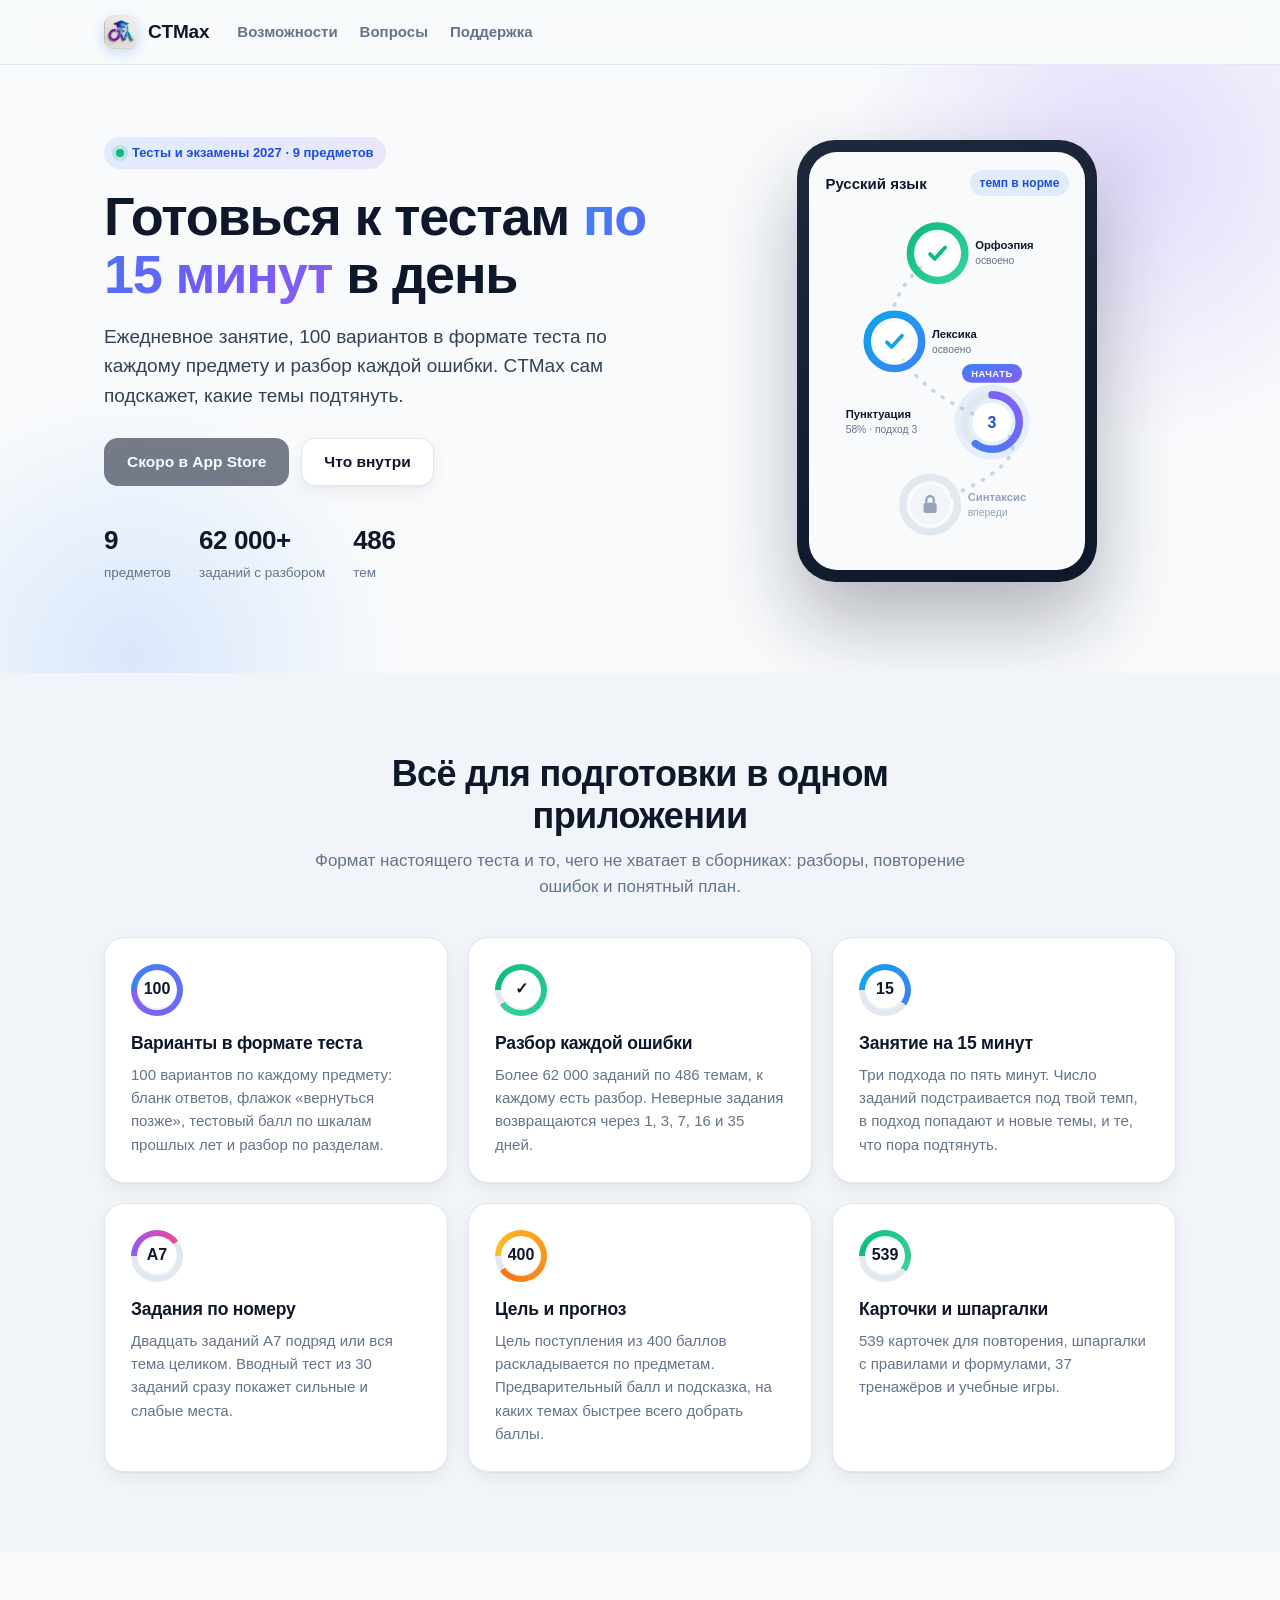
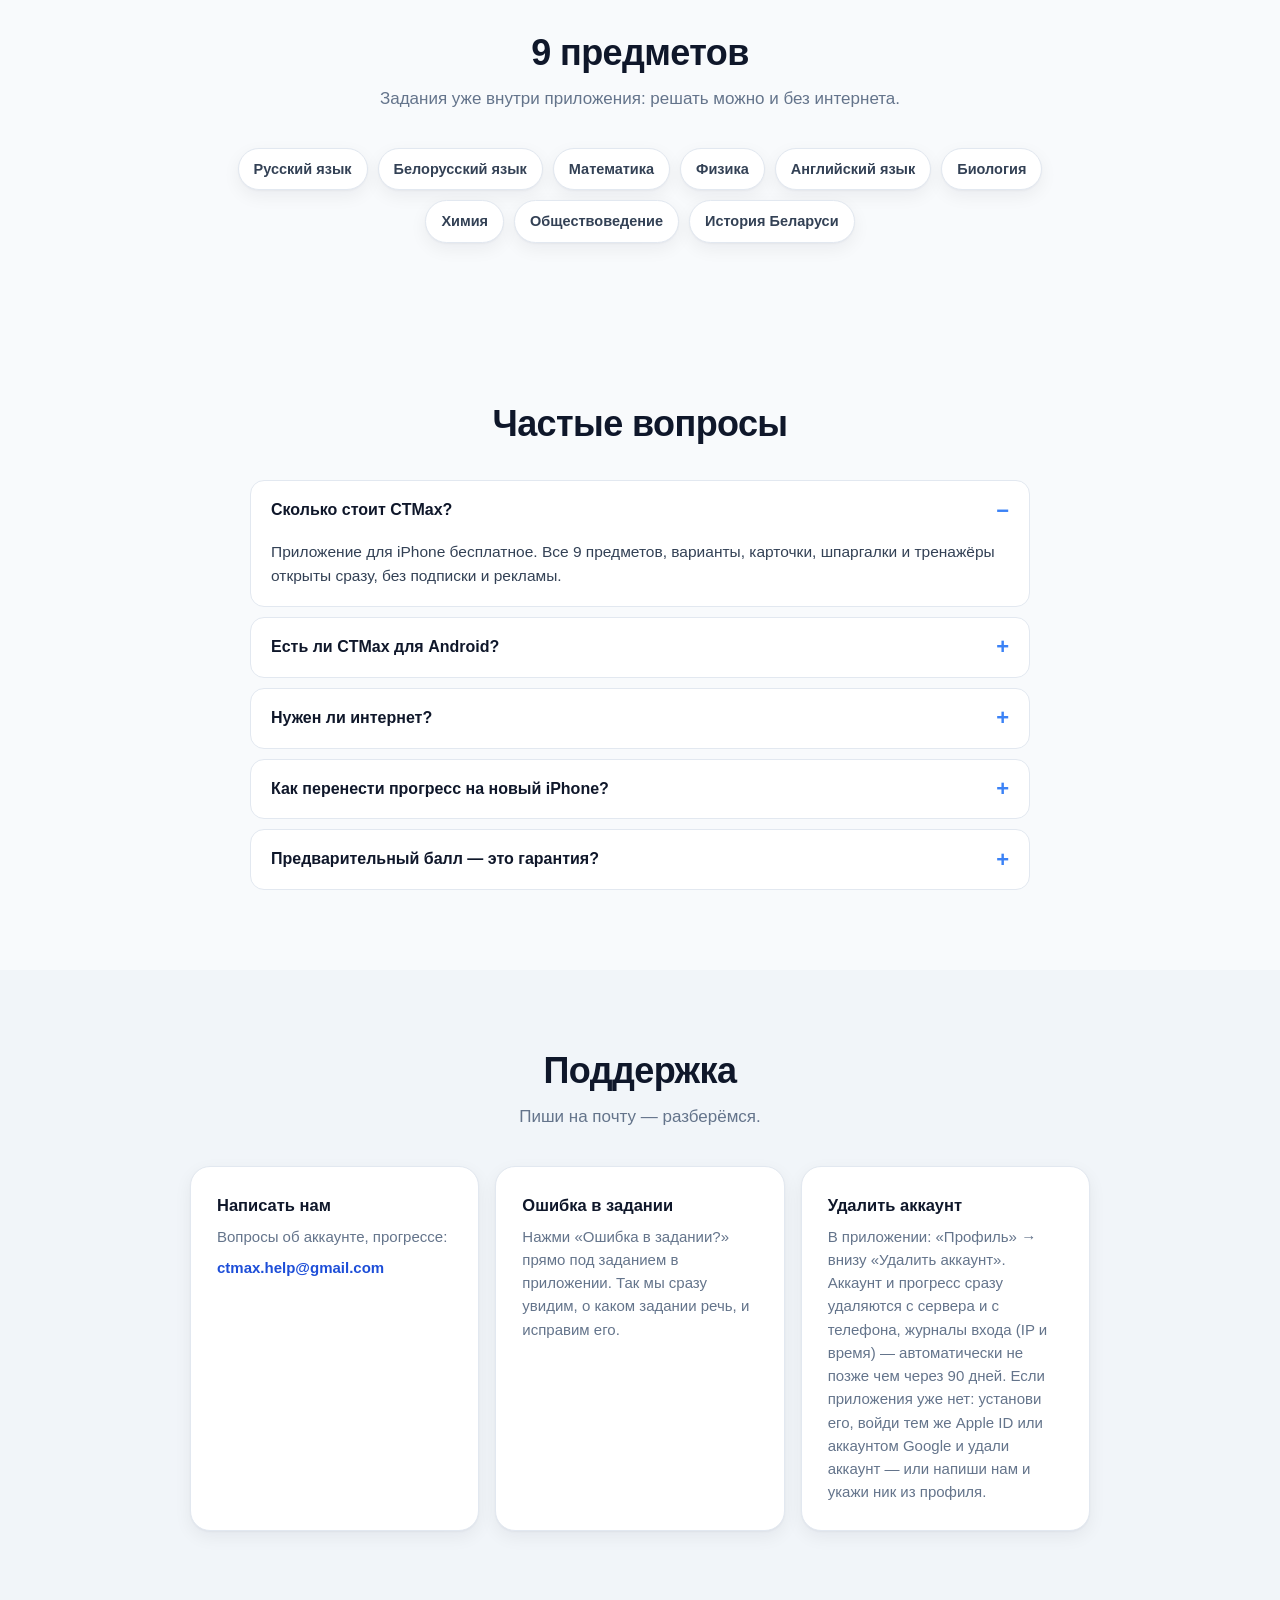
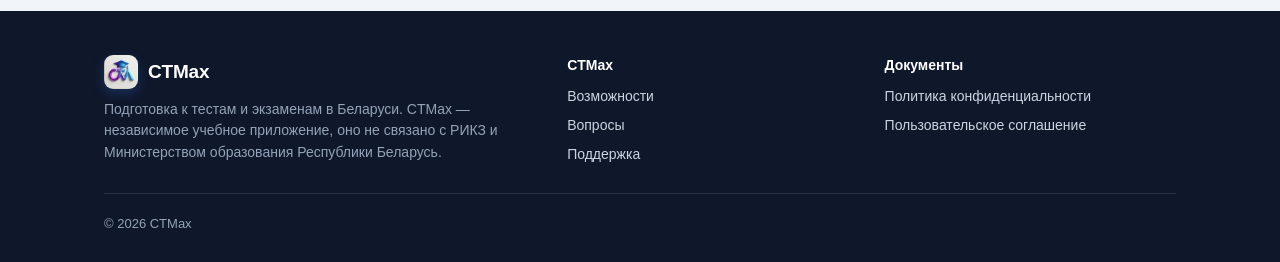
<file: index.html>
<!DOCTYPE html>
<html lang="ru">
<head>
<meta charset="utf-8">
<meta name="viewport" content="width=device-width, initial-scale=1, viewport-fit=cover">
<meta http-equiv="Content-Security-Policy" content="default-src &#x27;none&#x27;; script-src &#x27;self&#x27;; style-src &#x27;self&#x27;; img-src &#x27;self&#x27; data:; font-src &#x27;self&#x27;; connect-src &#x27;none&#x27;; form-action &#x27;self&#x27;; base-uri &#x27;none&#x27;; object-src &#x27;none&#x27;; manifest-src &#x27;self&#x27;; require-trusted-types-for &#x27;script&#x27;; upgrade-insecure-requests">
<meta name="referrer" content="strict-origin-when-cross-origin">
<title>CTMax — подготовка к тестам и экзаменам</title>
<meta name="description" content="CTMax — подготовка к тестам и экзаменам на iPhone: 9 предметов, более 62 000 заданий с разборами, 100 вариантов по каждому предмету и ежедневное занятие на 15 минут.">
<meta name="theme-color" content="#F8FAFC" media="(prefers-color-scheme: light)">
<meta name="theme-color" content="#0B0C18" media="(prefers-color-scheme: dark)">
<link rel="icon" type="image/png" href="./assets/icon.png">
<link rel="apple-touch-icon" href="./assets/icon.png">
<link rel="stylesheet" href="./assets/site.css?v=88f2575280">
</head>
<body>
<a class="sr" href="#main">К содержимому</a>
<header class="top">
  <div class="wrap">
    <a class="logo" href="./" aria-label="CTMax — на главную">
      <img src="./assets/icon.png" width="34" height="34" alt="">
      <span>CTMax</span>
    </a>
    <nav class="nav" aria-label="Разделы">
      <a href="./#features">Возможности</a>
      <a href="./#faq">Вопросы</a>
      <a href="./#support">Поддержка</a>
    </nav>
    <div class="top-acc">
    </div>
  </div>
</header>


<main id="main">

<!-- ============================ Первый экран ============================ -->
<section class="hero">
  <div class="wrap hero-grid">
    <div>
      <div class="pill"><i></i>Тесты и экзамены 2027 · 9 предметов</div>
      <h1>Готовься к тестам <span class="grad-text">по 15 минут</span> в день</h1>
      <p class="lead">Ежедневное занятие, 100 вариантов в формате теста по каждому предмету и разбор каждой ошибки. CTMax сам подскажет, какие темы подтянуть.</p>
      <div class="cta">

        <span class="btn btn-dark" aria-disabled="true">Скоро в App Store</span>

        <a class="btn btn-ghost" href="#features">Что внутри</a>
      </div>
      <div class="stats">
        <div><b>9</b><span>предметов</span></div>
        <div><b>62 000+</b><span>заданий с разбором</span></div>
        <div><b>486</b><span>тем</span></div>
      </div>
    </div>

    <div class="phone" aria-hidden="true">
      <div class="screen">
        <div class="bar"><b>Русский язык</b><span>темп в норме</span></div>
        <svg viewBox="0 0 260 360" xmlns="http://www.w3.org/2000/svg">
          <defs>
            <linearGradient id="gB" x1="0" y1="0" x2="1" y2="1"><stop offset="0" stop-color="#3B82F6"/><stop offset="1" stop-color="#8B5CF6"/></linearGradient>
            <linearGradient id="gG" x1="0" y1="0" x2="1" y2="1"><stop offset="0" stop-color="#10B981"/><stop offset="1" stop-color="#34D399"/></linearGradient>
            <linearGradient id="gS" x1="0" y1="0" x2="1" y2="1"><stop offset="0" stop-color="#0EA5E9"/><stop offset="1" stop-color="#3B82F6"/></linearGradient>
          </defs>
          <path d="M120 46 Q 58 92 74 140 Q 92 192 178 226 Q 244 262 112 314" fill="none" stroke="#CBD5E1" stroke-width="4" stroke-linecap="round" stroke-dasharray="1 11"/>

          <g transform="translate(120 46)">
            <circle r="29" fill="none" stroke="url(#gG)" stroke-width="8"/>
            <circle r="21" fill="#fff"/>
            <path d="M-8 1 l5 5 l11 -12" fill="none" stroke="#10B981" stroke-width="4" stroke-linecap="round" stroke-linejoin="round"/>
          </g>
          <text x="160" y="42" font-size="12" font-weight="700" fill="#0F172A" font-family="-apple-system,Segoe UI,Roboto,Arial">Орфоэпия</text>
          <text x="160" y="58" font-size="11" fill="#64748B" font-family="-apple-system,Segoe UI,Roboto,Arial">освоено</text>

          <g transform="translate(74 140)">
            <circle r="29" fill="none" stroke="url(#gS)" stroke-width="8"/>
            <circle r="21" fill="#fff"/>
            <path d="M-8 1 l5 5 l11 -12" fill="none" stroke="#0EA5E9" stroke-width="4" stroke-linecap="round" stroke-linejoin="round"/>
          </g>
          <text x="114" y="136" font-size="12" font-weight="700" fill="#0F172A" font-family="-apple-system,Segoe UI,Roboto,Arial">Лексика</text>
          <text x="114" y="152" font-size="11" fill="#64748B" font-family="-apple-system,Segoe UI,Roboto,Arial">освоено</text>

          <g transform="translate(178 226)">
            <circle r="40" fill="#3B82F6" opacity=".10"/>
            <circle r="29" fill="none" stroke="#E2E8F0" stroke-width="8"/>
            <circle r="29" fill="none" stroke="url(#gB)" stroke-width="8" stroke-linecap="round" stroke-dasharray="110 200" transform="rotate(-90)"/>
            <circle r="21" fill="#fff"/>
            <text y="6" text-anchor="middle" font-size="17" font-weight="800" fill="#1D4ED8" font-family="-apple-system,Segoe UI,Roboto,Arial">3</text>
            <rect x="-32" y="-62" width="64" height="20" rx="10" fill="url(#gB)"/>
            <text y="-48" text-anchor="middle" font-size="10" font-weight="800" fill="#fff" letter-spacing=".6" font-family="-apple-system,Segoe UI,Roboto,Arial">НАЧАТЬ</text>
          </g>
          <text x="22" y="222" font-size="12" font-weight="700" fill="#0F172A" font-family="-apple-system,Segoe UI,Roboto,Arial">Пунктуация</text>
          <text x="22" y="238" font-size="11" fill="#64748B" font-family="-apple-system,Segoe UI,Roboto,Arial">58% · подход 3</text>

          <g transform="translate(112 314)">
            <circle r="29" fill="none" stroke="#E2E8F0" stroke-width="8"/>
            <circle r="21" fill="#F1F5F9"/>
            <rect x="-7" y="-2" width="14" height="11" rx="2.5" fill="#94A3B8"/>
            <path d="M-4 -2 v-3 a4 4 0 0 1 8 0 v3" fill="none" stroke="#94A3B8" stroke-width="2.4"/>
          </g>
          <text x="152" y="310" font-size="12" font-weight="700" fill="#94A3B8" font-family="-apple-system,Segoe UI,Roboto,Arial">Синтаксис</text>
          <text x="152" y="326" font-size="11" fill="#94A3B8" font-family="-apple-system,Segoe UI,Roboto,Arial">впереди</text>
        </svg>
      </div>
    </div>
  </div>
</section>

<!-- ============================ Возможности ============================ -->
<section class="sec sec-alt" id="features">
  <div class="wrap">
    <div class="sec-head">
      <h2>Всё для подготовки в одном приложении</h2>
      <p>Формат настоящего теста и то, чего не хватает в сборниках: разборы, повторение ошибок и понятный план.</p>
    </div>
    <div class="grid3">
      <div class="card feature">
        <div class="ring p100"><b>100</b></div>
        <h3>Варианты в формате теста</h3>
        <p>100 вариантов по каждому предмету: бланк ответов, флажок «вернуться позже», тестовый балл по шкалам прошлых лет и разбор по разделам.</p>
      </div>
      <div class="card feature">
        <div class="ring t-green p90"><b>✓</b></div>
        <h3>Разбор каждой ошибки</h3>
        <p>Более 62 000 заданий по 486 темам, к каждому есть разбор. Неверные задания возвращаются через 1, 3, 7, 16 и 35 дней.</p>
      </div>
      <div class="card feature">
        <div class="ring t-sky p60"><b>15</b></div>
        <h3>Занятие на 15 минут</h3>
        <p>Три подхода по пять минут. Число заданий подстраивается под твой темп, в подход попадают и новые темы, и те, что пора подтянуть.</p>
      </div>
      <div class="card feature">
        <div class="ring t-violet p40"><b>А7</b></div>
        <h3>Задания по номеру</h3>
        <p>Двадцать заданий А7 подряд или вся тема целиком. Вводный тест из 30 заданий сразу покажет сильные и слабые места.</p>
      </div>
      <div class="card feature">
        <div class="ring t-gold p90"><b>400</b></div>
        <h3>Цель и прогноз</h3>
        <p>Цель поступления из 400 баллов раскладывается по предметам. Предварительный балл и подсказка, на каких темах быстрее всего добрать баллы.</p>
      </div>
      <div class="card feature">
        <div class="ring t-green p60"><b>539</b></div>
        <h3>Карточки и шпаргалки</h3>
        <p>539 карточек для повторения, шпаргалки с правилами и формулами, 37 тренажёров и учебные игры.</p>
      </div>
    </div>
  </div>
</section>

<section class="sec">
  <div class="wrap">
    <div class="sec-head">
      <h2>9 предметов</h2>
      <p>Задания уже внутри приложения: решать можно и без интернета.</p>
    </div>
    <div class="subjects">
      <span>Русский язык</span><span>Белорусский язык</span><span>Математика</span><span>Физика</span><span>Английский язык</span>
      <span>Биология</span><span>Химия</span><span>Обществоведение</span><span>История Беларуси</span>
    </div>
  </div>
</section>


<!-- ============================ Вопросы ============================ -->
<section class="sec" id="faq">
  <div class="wrap">
    <div class="sec-head">
      <h2>Частые вопросы</h2>
    </div>
    <div class="faq">

      <details open>
        <summary>Сколько стоит CTMax?</summary>

        <div class="a"><p>Приложение для iPhone бесплатное. Все 9 предметов, варианты, карточки, шпаргалки и тренажёры открыты сразу, без подписки и рекламы.</p></div>
      </details>
      <details>
        <summary>Есть ли CTMax для Android?</summary>
        <div class="a"><p>Пока нет: CTMax работает только на iPhone.</p></div>
      </details>
      <details>
        <summary>Нужен ли интернет?</summary>
        <div class="a"><p>Задания уже внутри приложения, решать можно и без интернета. Интернет нужен, чтобы войти в аккаунт и сохранить прогресс в облаке.</p></div>
      </details>
      <details>
        <summary>Как перенести прогресс на новый iPhone?</summary>
        <div class="a"><p>На старом телефоне войди через Apple или Google («Профиль» → «Войти»), затем так же — на новом. Прогресс хранится в аккаунте и подтянется сам. Почту и имя мы не спрашиваем.</p></div>
      </details>
      <details>
        <summary>Предварительный балл — это гарантия?</summary>
        <div class="a"><p>Нет. Это оценка по твоим ответам в приложении, а не обещание результата на экзамене.</p></div>
      </details>
    </div>
  </div>
</section>

<!-- ============================ Поддержка ============================ -->
<section class="sec sec-alt" id="support">
  <div class="wrap">
    <div class="sec-head">
      <h2>Поддержка</h2>
      <p>Пиши на почту — разберёмся.</p>
    </div>
    <div class="support">
      <div class="card">
        <h3>Написать нам</h3>
        <p>Вопросы об аккаунте, прогрессе:</p>
        <p class="mt8"><a class="mail" href="mailto:ctmax.help@gmail.com">ctmax.help@gmail.com</a></p>
      </div>
      <div class="card">
        <h3>Ошибка в задании</h3>
        <p>Нажми «Ошибка в задании?» прямо под заданием в приложении. Так мы сразу увидим, о каком задании речь, и исправим его.</p>
      </div>
      <div class="card">
        <h3>Удалить аккаунт</h3>
        <p>В приложении: «Профиль» → внизу «Удалить аккаунт». Аккаунт и прогресс сразу удаляются с сервера и с телефона, журналы входа (IP и время) — автоматически не позже чем через 90 дней. Если приложения уже нет: установи его, войди тем же Apple ID или аккаунтом Google и удали аккаунт — или напиши нам и укажи ник из профиля.</p>
      </div>
    </div>
  </div>
</section>

</main>

<footer class="foot">
  <div class="wrap">
    <div class="foot-grid">
      <div>
        <div class="logo"><img src="./assets/icon.png" width="30" height="30" alt=""><span>CTMax</span></div>
        <p>Подготовка к тестам и экзаменам в Беларуси. CTMax — независимое учебное приложение, оно не связано с РИКЗ и Министерством образования Республики Беларусь.</p>
      </div>
      <div>
        <h4>CTMax</h4>
        <ul>
          <li><a href="./#features">Возможности</a></li>
          <li><a href="./#faq">Вопросы</a></li>
          <li><a href="./#support">Поддержка</a></li>
        </ul>
      </div>
      <div>
        <h4>Документы</h4>
        <ul>
          <li><a href="./privacy/">Политика конфиденциальности</a></li>
          <li><a href="./terms/">Пользовательское соглашение</a></li>
        </ul>
      </div>
    </div>
    <div class="foot-bottom">
      <span>© 2026 CTMax</span>
    </div>
  </div>
</footer>

<script src="./config.js?v=88f2575280"></script>
<script type="module" src="./assets/home.js?v=88f2575280"></script>
</body>
</html>
</file>
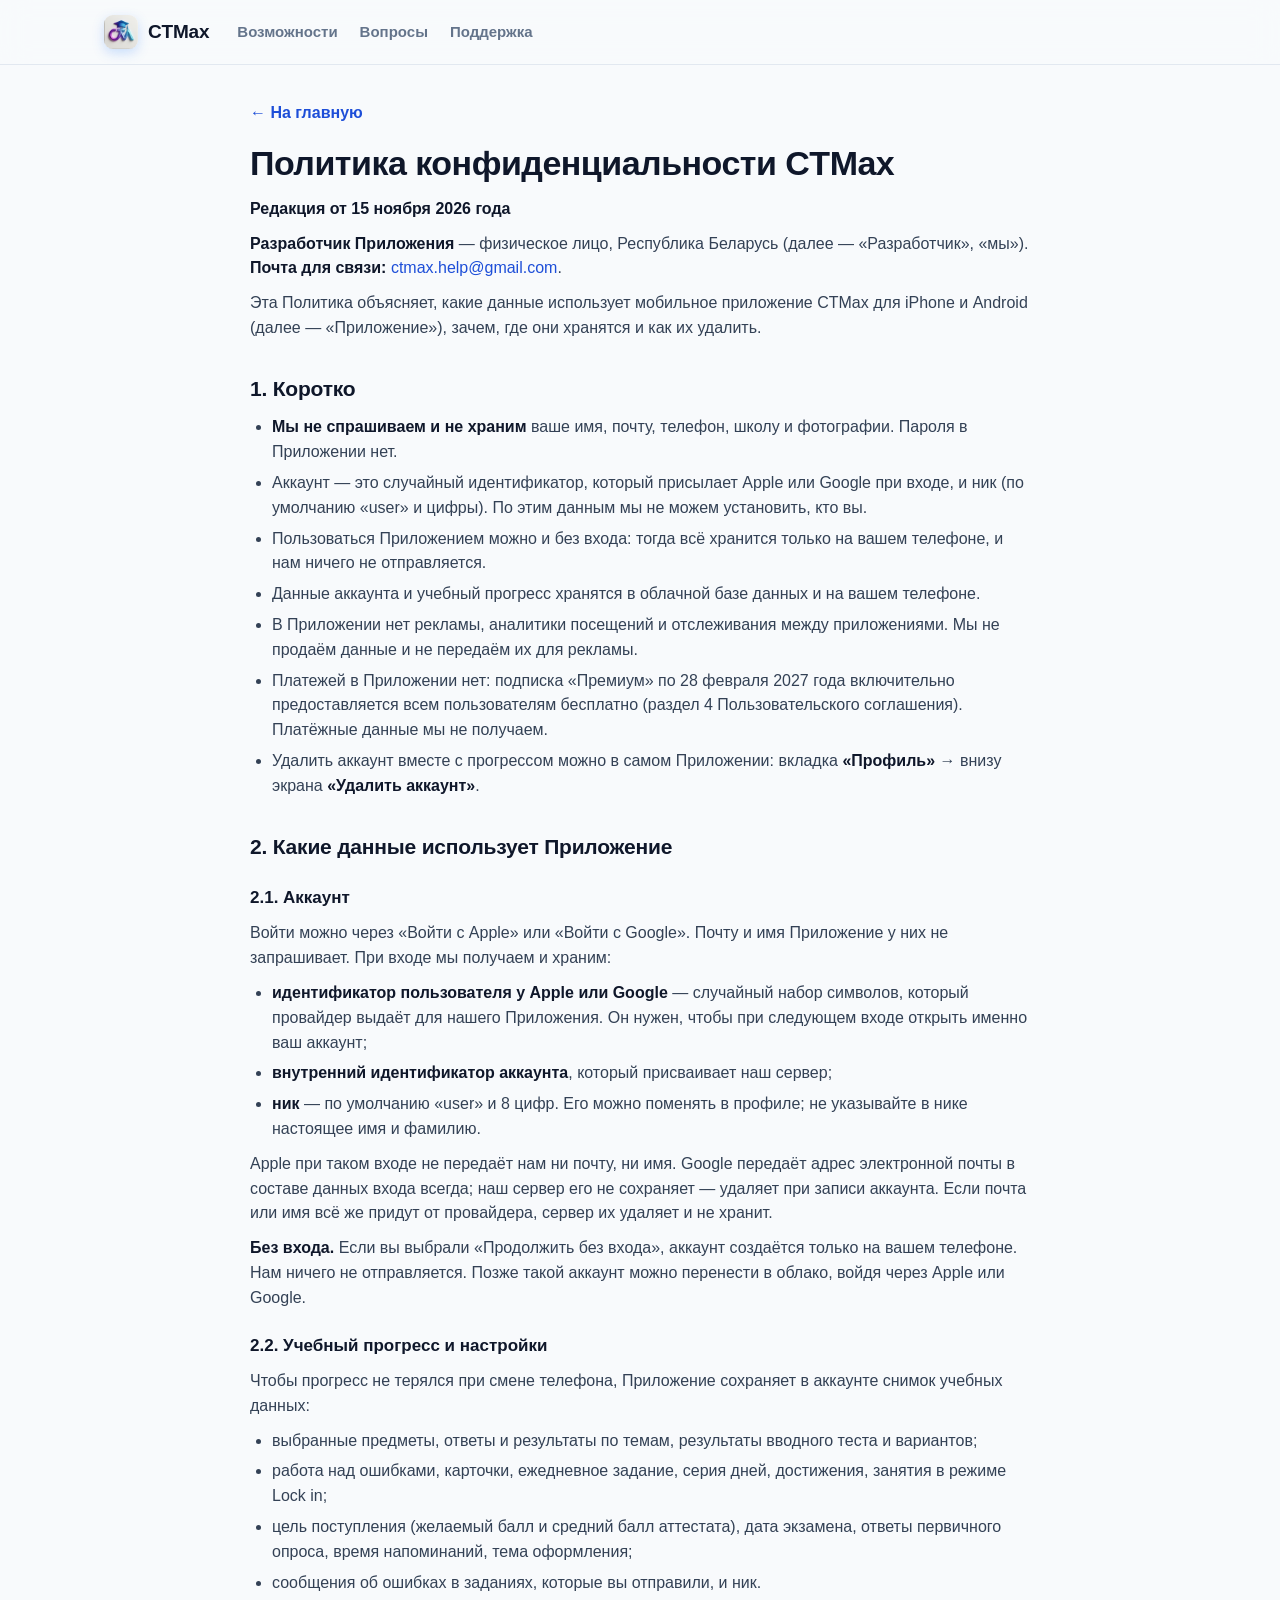
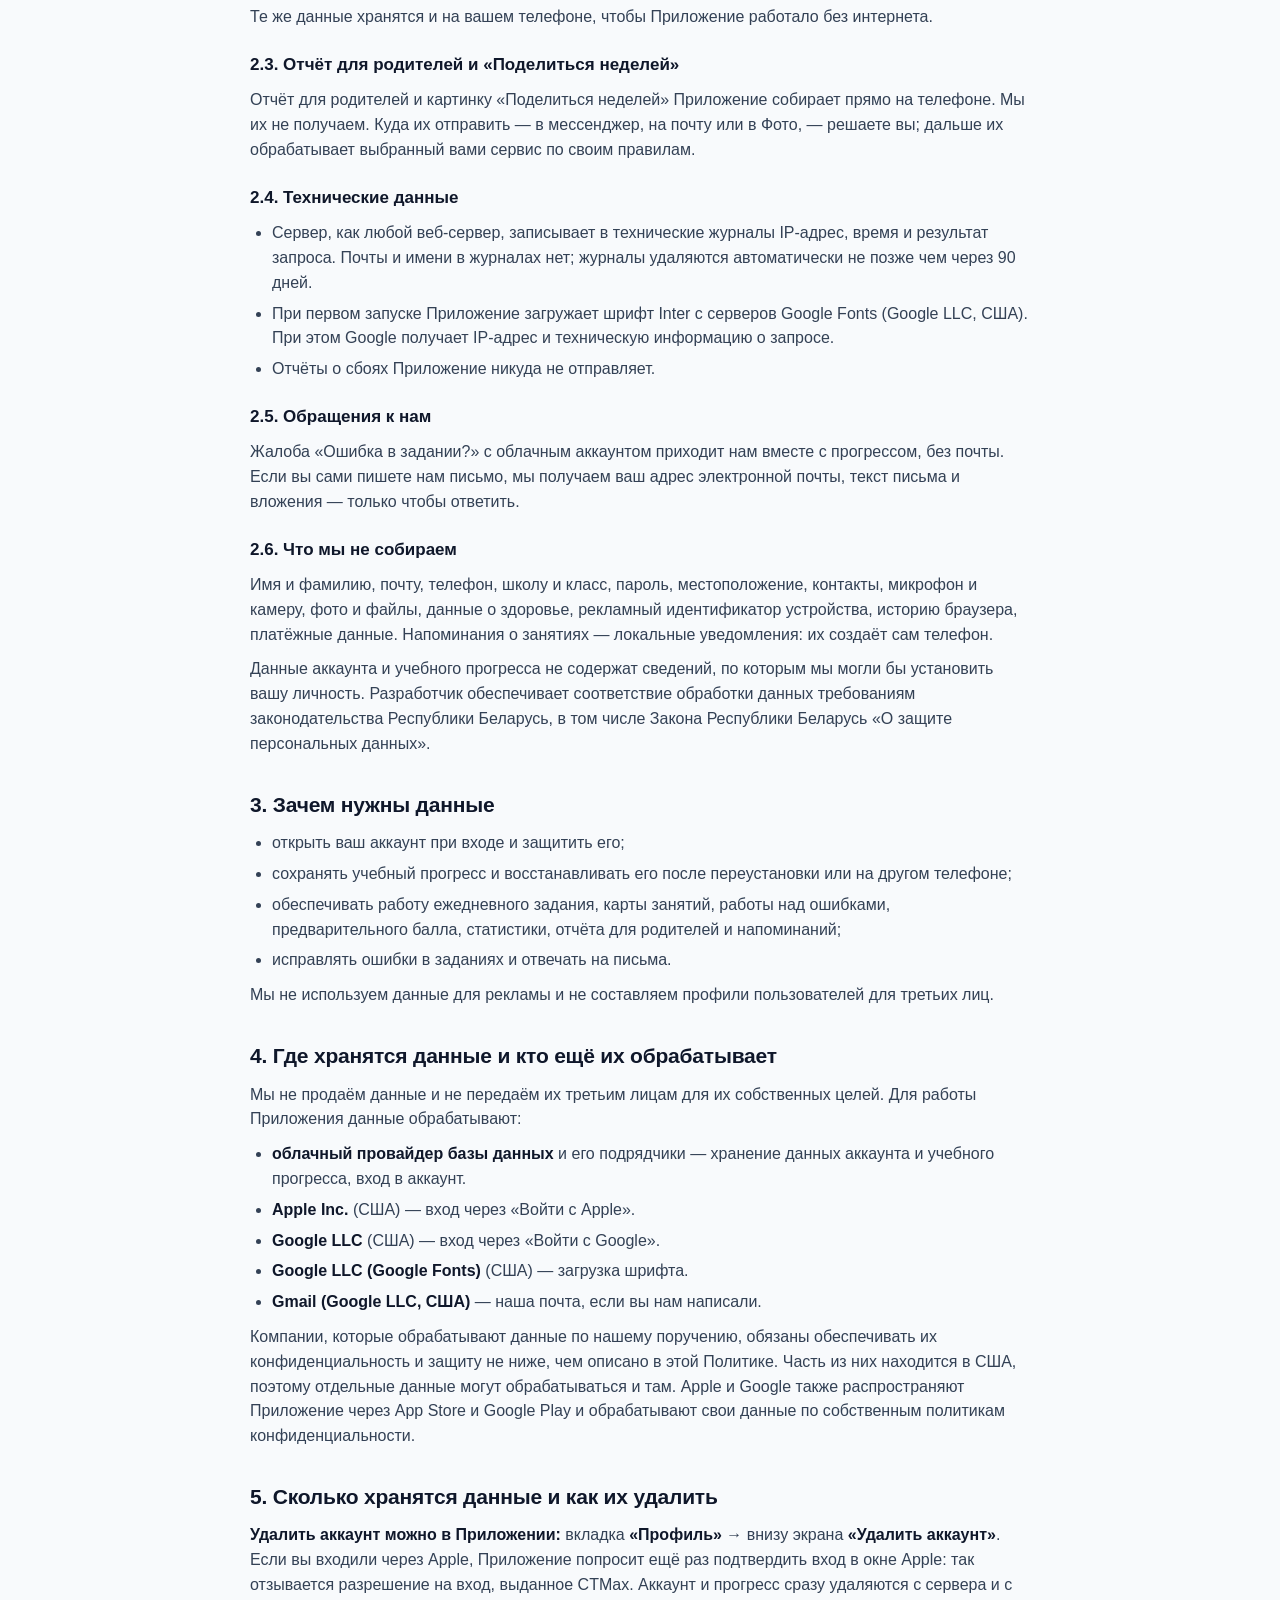
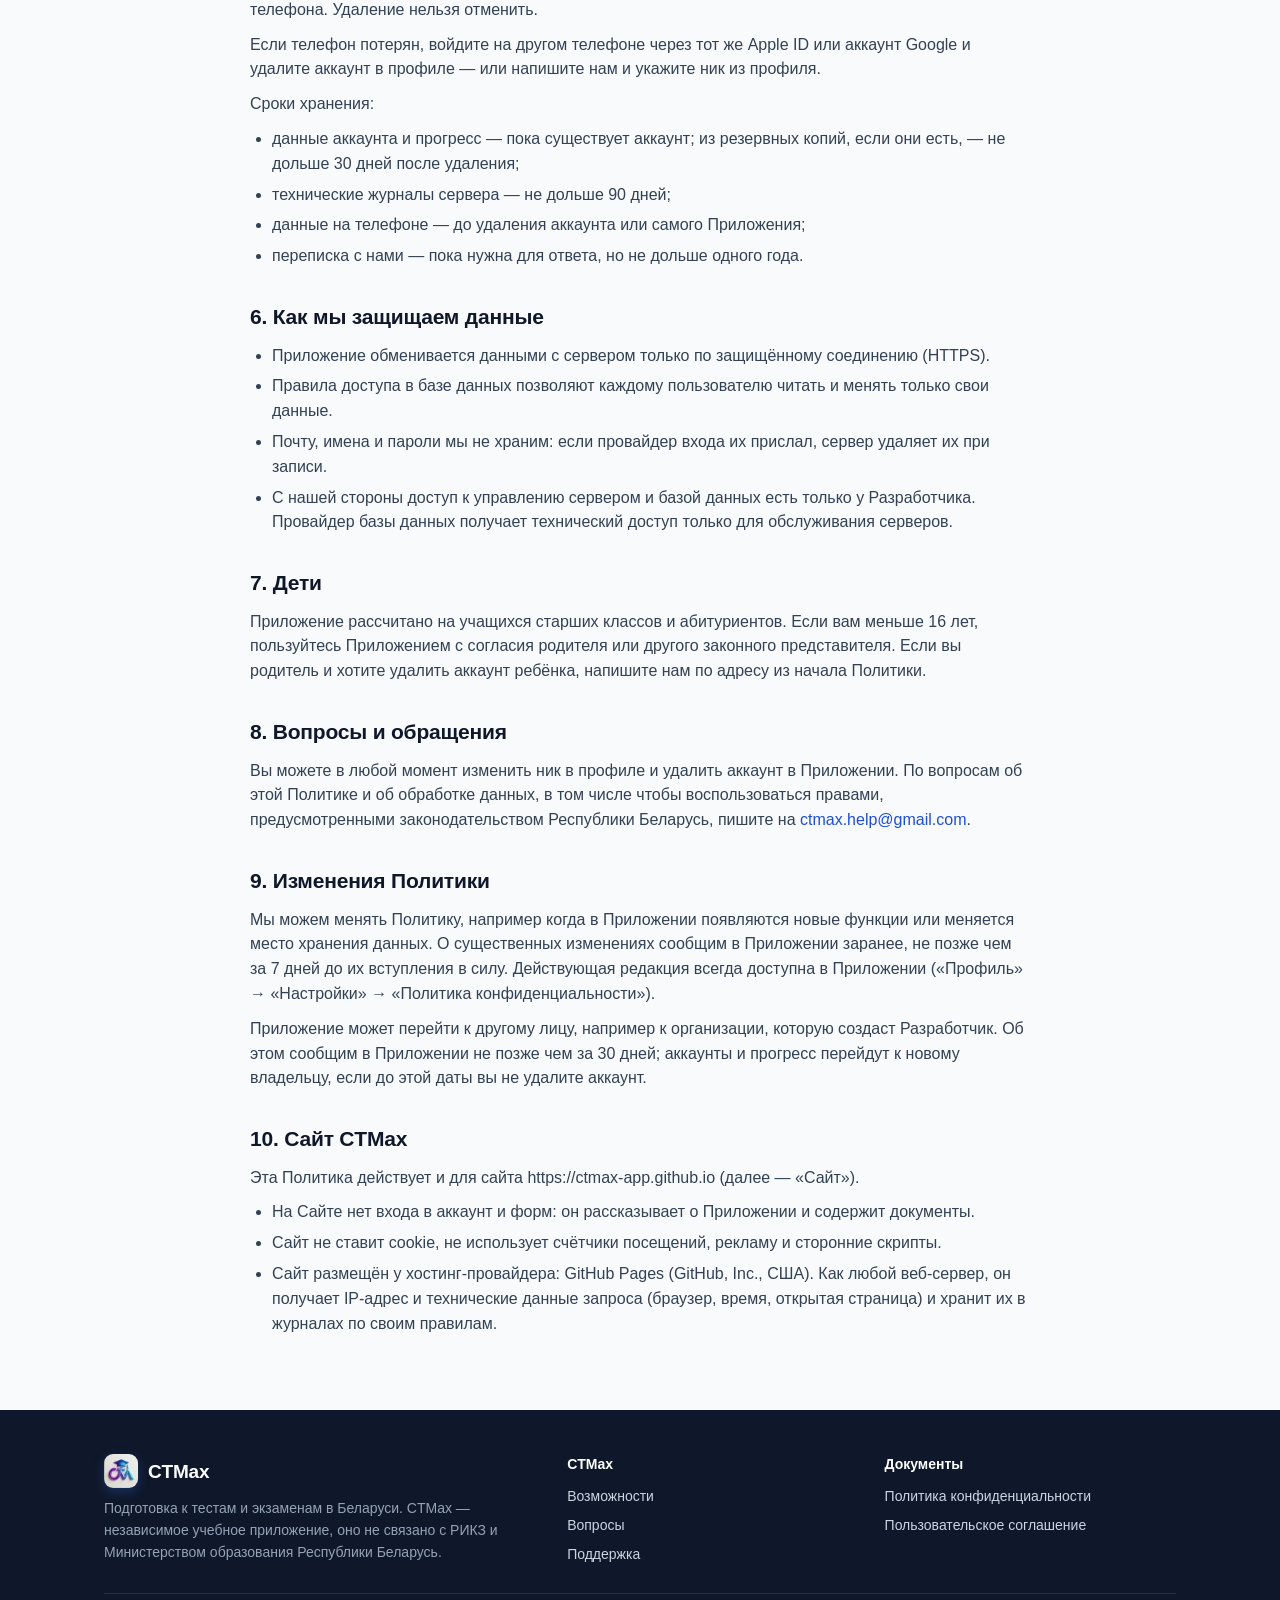
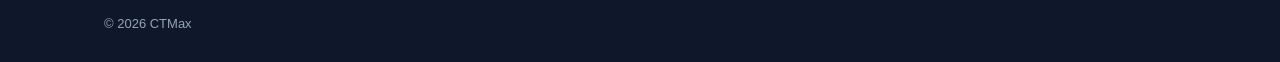
<file: privacy/index.html>
<!DOCTYPE html>
<html lang="ru">
<head>
<meta charset="utf-8">
<meta name="viewport" content="width=device-width, initial-scale=1, viewport-fit=cover">
<meta http-equiv="Content-Security-Policy" content="default-src &#x27;none&#x27;; script-src &#x27;self&#x27;; style-src &#x27;self&#x27;; img-src &#x27;self&#x27; data:; font-src &#x27;self&#x27;; connect-src &#x27;none&#x27;; form-action &#x27;self&#x27;; base-uri &#x27;none&#x27;; object-src &#x27;none&#x27;; manifest-src &#x27;self&#x27;; require-trusted-types-for &#x27;script&#x27;; upgrade-insecure-requests">
<meta name="referrer" content="strict-origin-when-cross-origin">
<title>Политика конфиденциальности CTMax</title>
<meta name="theme-color" content="#F8FAFC" media="(prefers-color-scheme: light)">
<meta name="theme-color" content="#0B0C18" media="(prefers-color-scheme: dark)">
<link rel="icon" type="image/png" href="../assets/icon.png">
<link rel="stylesheet" href="../assets/site.css?v=88f2575280">
</head>
<body>
<a class="sr" href="#main">К содержимому</a>
<header class="top">
  <div class="wrap">
    <a class="logo" href="../" aria-label="CTMax — на главную">
      <img src="../assets/icon.png" width="34" height="34" alt="">
      <span>CTMax</span>
    </a>
    <nav class="nav" aria-label="Разделы">
      <a href="../#features">Возможности</a>
      <a href="../#faq">Вопросы</a>
      <a href="../#support">Поддержка</a>
    </nav>
    <div class="top-acc">
    </div>
  </div>
</header>


<main id="main">
  <article class="doc wrap">
    <a class="back" href="../">← На главную</a>
<h1>Политика конфиденциальности CTMax</h1>
<p><strong>Редакция от 15 ноября 2026 года</strong></p>
<p><strong>Разработчик Приложения</strong> — физическое лицо, Республика Беларусь (далее — «Разработчик», «мы»).<br>
<strong>Почта для связи:</strong> <a href="mailto:ctmax.help@gmail.com">ctmax.help@gmail.com</a>.</p>
<p>Эта Политика объясняет, какие данные использует мобильное приложение CTMax для iPhone и Android (далее — «Приложение»), зачем, где они хранятся и как их удалить.</p>
<h2>1. Коротко</h2>
<ul><li><strong>Мы не спрашиваем и не храним</strong> ваше имя, почту, телефон, школу и фотографии. Пароля в Приложении нет.</li><li>Аккаунт — это случайный идентификатор, который присылает Apple или Google при входе, и ник (по умолчанию «user» и цифры). По этим данным мы не можем установить, кто вы.</li><li>Пользоваться Приложением можно и без входа: тогда всё хранится только на вашем телефоне, и нам ничего не отправляется.</li><li>Данные аккаунта и учебный прогресс хранятся в облачной базе данных и на вашем телефоне.</li><li>В Приложении нет рекламы, аналитики посещений и отслеживания между приложениями. Мы не продаём данные и не передаём их для рекламы.</li><li>Платежей в Приложении нет: подписка «Премиум» по 28 февраля 2027 года включительно предоставляется всем пользователям бесплатно (раздел 4 Пользовательского соглашения). Платёжные данные мы не получаем.</li><li>Удалить аккаунт вместе с прогрессом можно в самом Приложении: вкладка <strong>«Профиль»</strong> → внизу экрана <strong>«Удалить аккаунт»</strong>.</li></ul>
<h2>2. Какие данные использует Приложение</h2>
<h3>2.1. Аккаунт</h3>
<p>Войти можно через «Войти с Apple» или «Войти с Google». Почту и имя Приложение у них не запрашивает. При входе мы получаем и храним:</p>
<ul><li><strong>идентификатор пользователя у Apple или Google</strong> — случайный набор символов, который провайдер выдаёт для нашего Приложения. Он нужен, чтобы при следующем входе открыть именно ваш аккаунт;</li><li><strong>внутренний идентификатор аккаунта</strong>, который присваивает наш сервер;</li><li><strong>ник</strong> — по умолчанию «user» и 8 цифр. Его можно поменять в профиле; не указывайте в нике настоящее имя и фамилию.</li></ul>
<p>Apple при таком входе не передаёт нам ни почту, ни имя. Google передаёт адрес электронной почты в составе данных входа всегда; наш сервер его не сохраняет — удаляет при записи аккаунта. Если почта или имя всё же придут от провайдера, сервер их удаляет и не хранит.</p>
<p><strong>Без входа.</strong> Если вы выбрали «Продолжить без входа», аккаунт создаётся только на вашем телефоне. Нам ничего не отправляется. Позже такой аккаунт можно перенести в облако, войдя через Apple или Google.</p>
<h3>2.2. Учебный прогресс и настройки</h3>
<p>Чтобы прогресс не терялся при смене телефона, Приложение сохраняет в аккаунте снимок учебных данных:</p>
<ul><li>выбранные предметы, ответы и результаты по темам, результаты вводного теста и вариантов;</li><li>работа над ошибками, карточки, ежедневное задание, серия дней, достижения, занятия в режиме Lock in;</li><li>цель поступления (желаемый балл и средний балл аттестата), дата экзамена, ответы первичного опроса, время напоминаний, тема оформления;</li><li>сообщения об ошибках в заданиях, которые вы отправили, и ник.</li></ul>
<p>Те же данные хранятся и на вашем телефоне, чтобы Приложение работало без интернета.</p>
<h3>2.3. Отчёт для родителей и «Поделиться неделей»</h3>
<p>Отчёт для родителей и картинку «Поделиться неделей» Приложение собирает прямо на телефоне. Мы их не получаем. Куда их отправить — в мессенджер, на почту или в Фото, — решаете вы; дальше их обрабатывает выбранный вами сервис по своим правилам.</p>
<h3>2.4. Технические данные</h3>
<ul><li>Сервер, как любой веб-сервер, записывает в технические журналы IP-адрес, время и результат запроса. Почты и имени в журналах нет; журналы удаляются автоматически не позже чем через 90 дней.</li><li>При первом запуске Приложение загружает шрифт Inter с серверов Google Fonts (Google LLC, США). При этом Google получает IP-адрес и техническую информацию о запросе.</li><li>Отчёты о сбоях Приложение никуда не отправляет.</li></ul>
<h3>2.5. Обращения к нам</h3>
<p>Жалоба «Ошибка в задании?» с облачным аккаунтом приходит нам вместе с прогрессом, без почты. Если вы сами пишете нам письмо, мы получаем ваш адрес электронной почты, текст письма и вложения — только чтобы ответить.</p>
<h3>2.6. Что мы не собираем</h3>
<p>Имя и фамилию, почту, телефон, школу и класс, пароль, местоположение, контакты, микрофон и камеру, фото и файлы, данные о здоровье, рекламный идентификатор устройства, историю браузера, платёжные данные. Напоминания о занятиях — локальные уведомления: их создаёт сам телефон.</p>
<p>Данные аккаунта и учебного прогресса не содержат сведений, по которым мы могли бы установить вашу личность. Разработчик обеспечивает соответствие обработки данных требованиям законодательства Республики Беларусь, в том числе Закона Республики Беларусь «О защите персональных данных».</p>
<h2>3. Зачем нужны данные</h2>
<ul><li>открыть ваш аккаунт при входе и защитить его;</li><li>сохранять учебный прогресс и восстанавливать его после переустановки или на другом телефоне;</li><li>обеспечивать работу ежедневного задания, карты занятий, работы над ошибками, предварительного балла, статистики, отчёта для родителей и напоминаний;</li><li>исправлять ошибки в заданиях и отвечать на письма.</li></ul>
<p>Мы не используем данные для рекламы и не составляем профили пользователей для третьих лиц.</p>
<h2>4. Где хранятся данные и кто ещё их обрабатывает</h2>
<p>Мы не продаём данные и не передаём их третьим лицам для их собственных целей. Для работы Приложения данные обрабатывают:</p>
<ul><li><strong>облачный провайдер базы данных</strong> и его подрядчики — хранение данных аккаунта и учебного прогресса, вход в аккаунт.</li><li><strong>Apple Inc.</strong> (США) — вход через «Войти с Apple».</li><li><strong>Google LLC</strong> (США) — вход через «Войти с Google».</li><li><strong>Google LLC (Google Fonts)</strong> (США) — загрузка шрифта.</li><li><strong>Gmail (Google LLC, США)</strong> — наша почта, если вы нам написали.</li></ul>
<p>Компании, которые обрабатывают данные по нашему поручению, обязаны обеспечивать их конфиденциальность и защиту не ниже, чем описано в этой Политике. Часть из них находится в США, поэтому отдельные данные могут обрабатываться и там. Apple и Google также распространяют Приложение через App Store и Google Play и обрабатывают свои данные по собственным политикам конфиденциальности.</p>
<h2>5. Сколько хранятся данные и как их удалить</h2>
<p><strong>Удалить аккаунт можно в Приложении:</strong> вкладка <strong>«Профиль»</strong> → внизу экрана <strong>«Удалить аккаунт»</strong>. Если вы входили через Apple, Приложение попросит ещё раз подтвердить вход в окне Apple: так отзывается разрешение на вход, выданное CTMax. Аккаунт и прогресс сразу удаляются с сервера и с телефона. Удаление нельзя отменить.</p>
<p>Если телефон потерян, войдите на другом телефоне через тот же Apple ID или аккаунт Google и удалите аккаунт в профиле — или напишите нам и укажите ник из профиля.</p>
<p>Сроки хранения:</p>
<ul><li>данные аккаунта и прогресс — пока существует аккаунт; из резервных копий, если они есть, — не дольше 30 дней после удаления;</li><li>технические журналы сервера — не дольше 90 дней;</li><li>данные на телефоне — до удаления аккаунта или самого Приложения;</li><li>переписка с нами — пока нужна для ответа, но не дольше одного года.</li></ul>
<h2>6. Как мы защищаем данные</h2>
<ul><li>Приложение обменивается данными с сервером только по защищённому соединению (HTTPS).</li><li>Правила доступа в базе данных позволяют каждому пользователю читать и менять только свои данные.</li><li>Почту, имена и пароли мы не храним: если провайдер входа их прислал, сервер удаляет их при записи.</li><li>С нашей стороны доступ к управлению сервером и базой данных есть только у Разработчика. Провайдер базы данных получает технический доступ только для обслуживания серверов.</li></ul>
<h2>7. Дети</h2>
<p>Приложение рассчитано на учащихся старших классов и абитуриентов. Если вам меньше 16 лет, пользуйтесь Приложением с согласия родителя или другого законного представителя. Если вы родитель и хотите удалить аккаунт ребёнка, напишите нам по адресу из начала Политики.</p>
<h2>8. Вопросы и обращения</h2>
<p>Вы можете в любой момент изменить ник в профиле и удалить аккаунт в Приложении. По вопросам об этой Политике и об обработке данных, в том числе чтобы воспользоваться правами, предусмотренными законодательством Республики Беларусь, пишите на <a href="mailto:ctmax.help@gmail.com">ctmax.help@gmail.com</a>.</p>
<h2>9. Изменения Политики</h2>
<p>Мы можем менять Политику, например когда в Приложении появляются новые функции или меняется место хранения данных. О существенных изменениях сообщим в Приложении заранее, не позже чем за 7 дней до их вступления в силу. Действующая редакция всегда доступна в Приложении («Профиль» → «Настройки» → «Политика конфиденциальности»).</p>
<p>Приложение может перейти к другому лицу, например к организации, которую создаст Разработчик. Об этом сообщим в Приложении не позже чем за 30 дней; аккаунты и прогресс перейдут к новому владельцу, если до этой даты вы не удалите аккаунт.</p>
<h2>10. Сайт CTMax</h2>
<p>Эта Политика действует и для сайта https://ctmax-app.github.io (далее — «Сайт»).</p>
<ul><li>На Сайте нет входа в аккаунт и форм: он рассказывает о Приложении и содержит документы.</li><li>Сайт не ставит cookie, не использует счётчики посещений, рекламу и сторонние скрипты.</li><li>Сайт размещён у хостинг-провайдера: GitHub Pages (GitHub, Inc., США). Как любой веб-сервер, он получает IP-адрес и технические данные запроса (браузер, время, открытая страница) и хранит их в журналах по своим правилам.</li></ul>
  </article>
</main>

<footer class="foot">
  <div class="wrap">
    <div class="foot-grid">
      <div>
        <div class="logo"><img src="../assets/icon.png" width="30" height="30" alt=""><span>CTMax</span></div>
        <p>Подготовка к тестам и экзаменам в Беларуси. CTMax — независимое учебное приложение, оно не связано с РИКЗ и Министерством образования Республики Беларусь.</p>
      </div>
      <div>
        <h4>CTMax</h4>
        <ul>
          <li><a href="../#features">Возможности</a></li>
          <li><a href="../#faq">Вопросы</a></li>
          <li><a href="../#support">Поддержка</a></li>
        </ul>
      </div>
      <div>
        <h4>Документы</h4>
        <ul>
          <li><a href="../privacy/">Политика конфиденциальности</a></li>
          <li><a href="../terms/">Пользовательское соглашение</a></li>
        </ul>
      </div>
    </div>
    <div class="foot-bottom">
      <span>© 2026 CTMax</span>
    </div>
  </div>
</footer>

<script src="../config.js?v=88f2575280"></script>
<script type="module" src="../assets/page.js?v=88f2575280"></script>
</body>
</html>
</file>
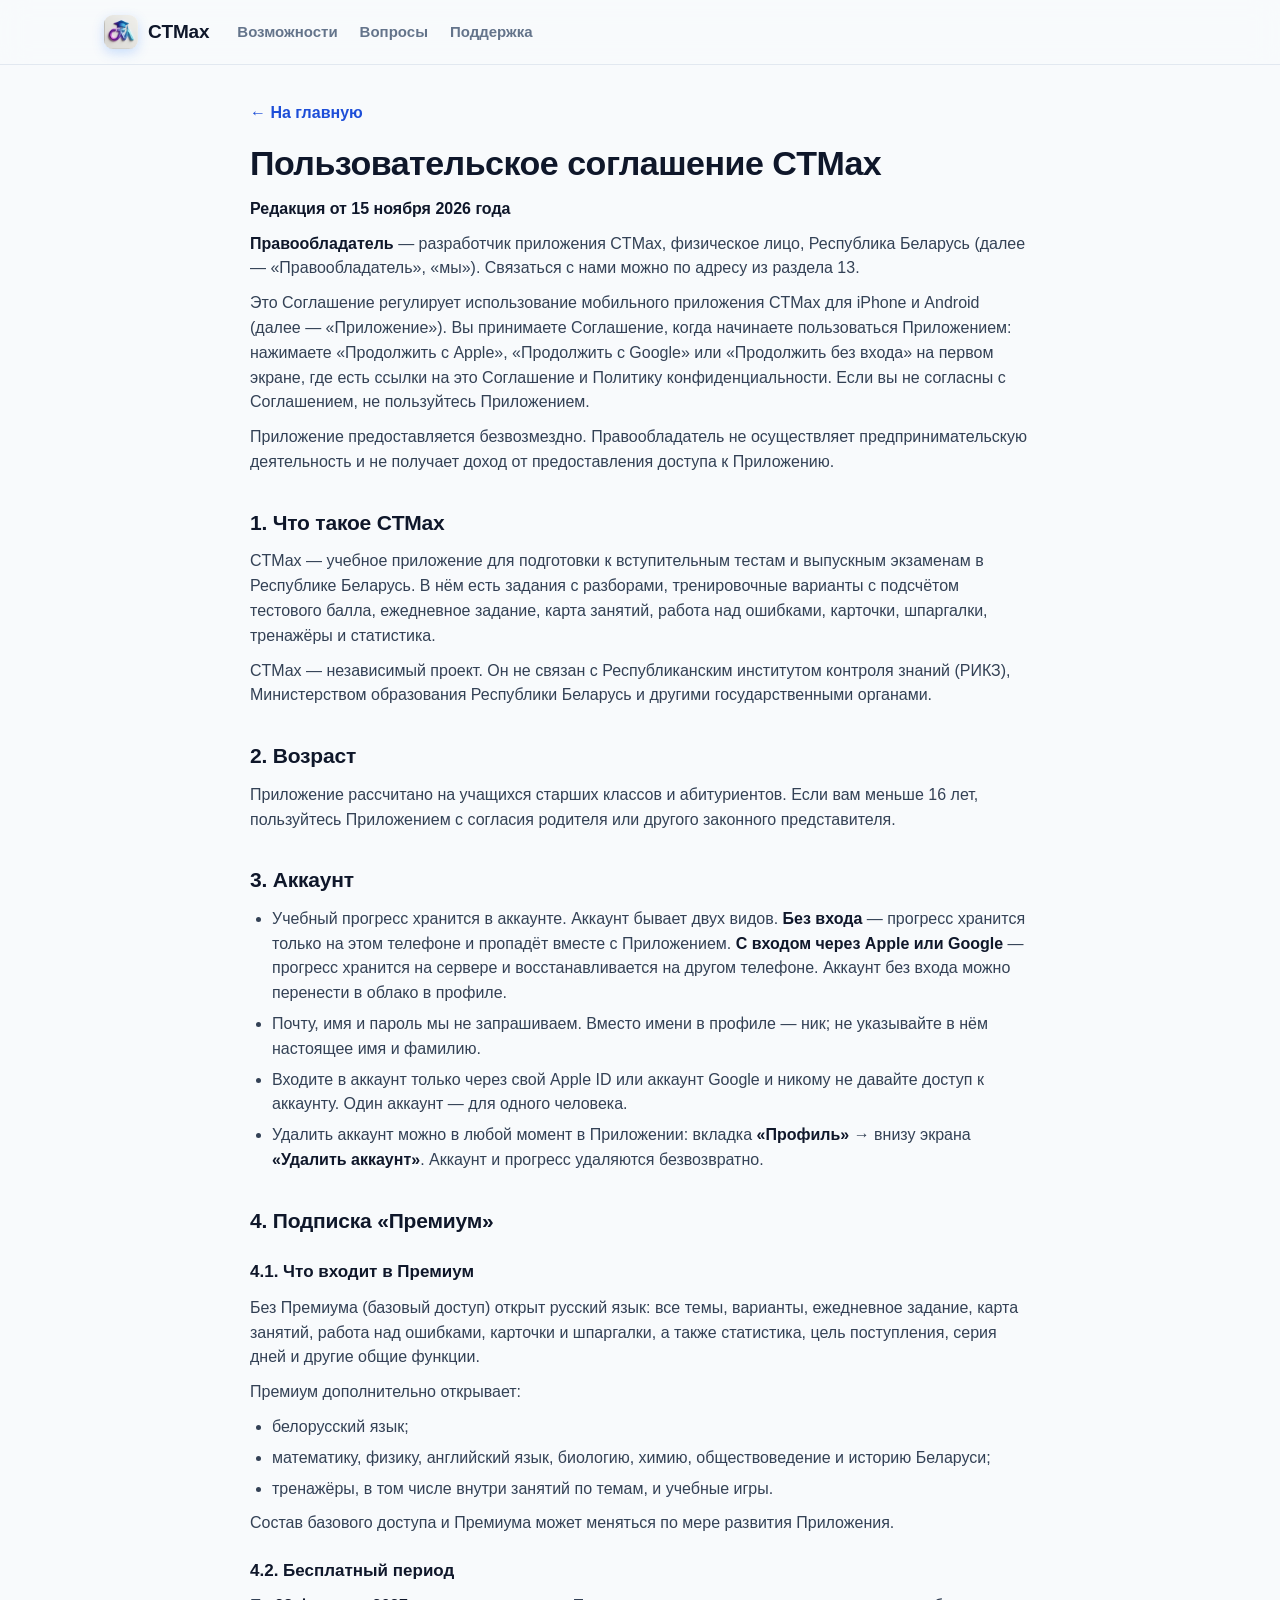
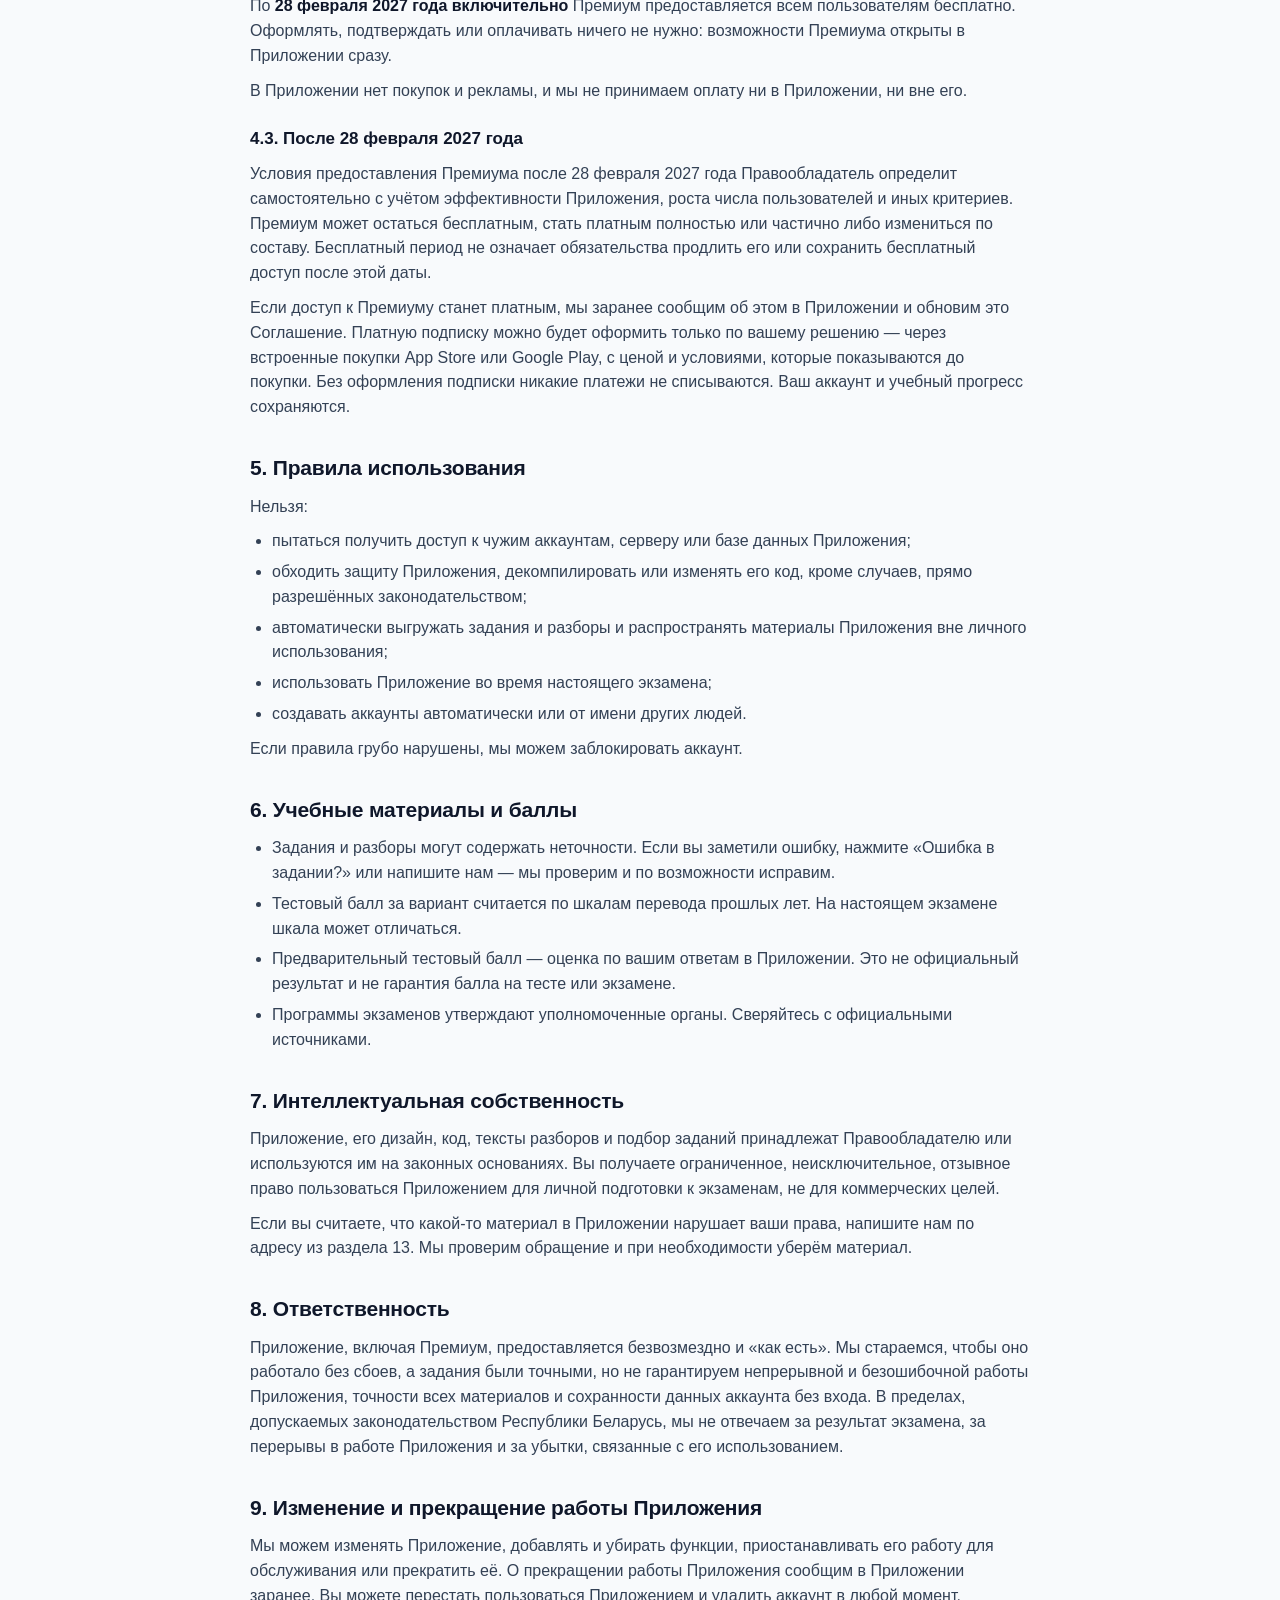
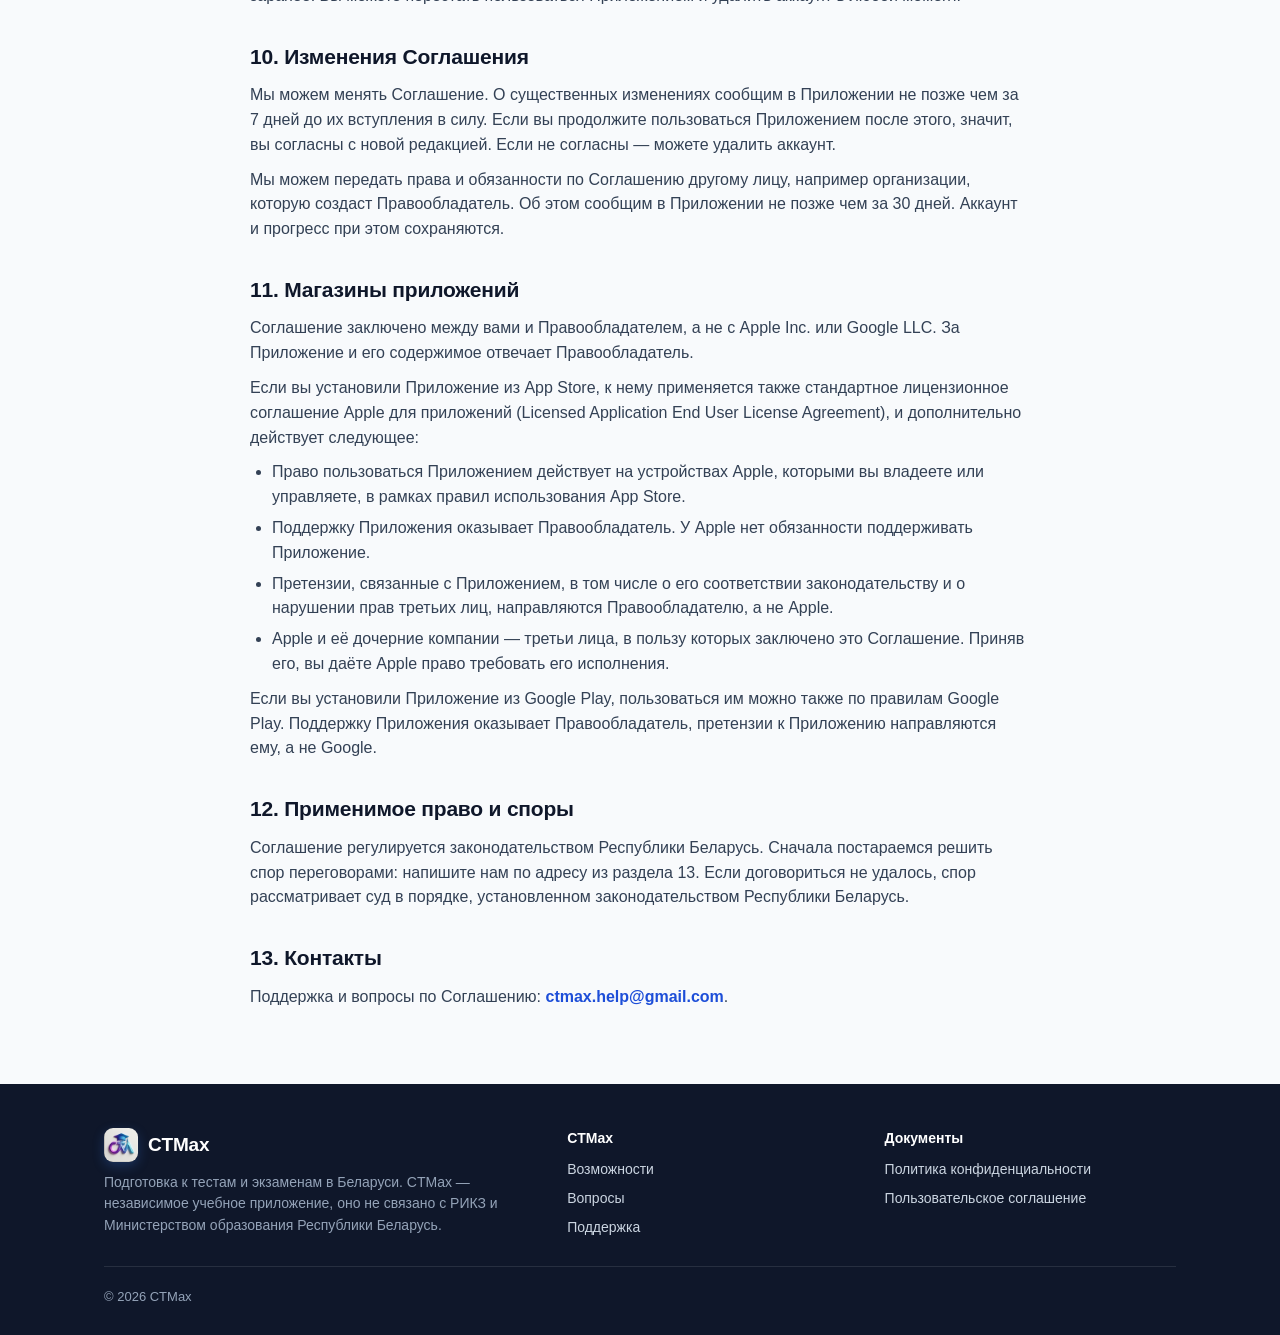
<file: terms/index.html>
<!DOCTYPE html>
<html lang="ru">
<head>
<meta charset="utf-8">
<meta name="viewport" content="width=device-width, initial-scale=1, viewport-fit=cover">
<meta http-equiv="Content-Security-Policy" content="default-src &#x27;none&#x27;; script-src &#x27;self&#x27;; style-src &#x27;self&#x27;; img-src &#x27;self&#x27; data:; font-src &#x27;self&#x27;; connect-src &#x27;none&#x27;; form-action &#x27;self&#x27;; base-uri &#x27;none&#x27;; object-src &#x27;none&#x27;; manifest-src &#x27;self&#x27;; require-trusted-types-for &#x27;script&#x27;; upgrade-insecure-requests">
<meta name="referrer" content="strict-origin-when-cross-origin">
<title>Пользовательское соглашение CTMax</title>
<meta name="theme-color" content="#F8FAFC" media="(prefers-color-scheme: light)">
<meta name="theme-color" content="#0B0C18" media="(prefers-color-scheme: dark)">
<link rel="icon" type="image/png" href="../assets/icon.png">
<link rel="stylesheet" href="../assets/site.css?v=88f2575280">
</head>
<body>
<a class="sr" href="#main">К содержимому</a>
<header class="top">
  <div class="wrap">
    <a class="logo" href="../" aria-label="CTMax — на главную">
      <img src="../assets/icon.png" width="34" height="34" alt="">
      <span>CTMax</span>
    </a>
    <nav class="nav" aria-label="Разделы">
      <a href="../#features">Возможности</a>
      <a href="../#faq">Вопросы</a>
      <a href="../#support">Поддержка</a>
    </nav>
    <div class="top-acc">
    </div>
  </div>
</header>


<main id="main">
  <article class="doc wrap">
    <a class="back" href="../">← На главную</a>
<h1>Пользовательское соглашение CTMax</h1>
<p><strong>Редакция от 15 ноября 2026 года</strong></p>
<p><strong>Правообладатель</strong> — разработчик приложения CTMax, физическое лицо, Республика Беларусь (далее — «Правообладатель», «мы»). Связаться с нами можно по адресу из раздела 13.</p>
<p>Это Соглашение регулирует использование мобильного приложения CTMax для iPhone и Android (далее — «Приложение»). Вы принимаете Соглашение, когда начинаете пользоваться Приложением: нажимаете «Продолжить с Apple», «Продолжить с Google» или «Продолжить без входа» на первом экране, где есть ссылки на это Соглашение и Политику конфиденциальности. Если вы не согласны с Соглашением, не пользуйтесь Приложением.</p>
<p>Приложение предоставляется безвозмездно. Правообладатель не осуществляет предпринимательскую деятельность и не получает доход от предоставления доступа к Приложению.</p>
<h2>1. Что такое CTMax</h2>
<p>CTMax — учебное приложение для подготовки к вступительным тестам и выпускным экзаменам в Республике Беларусь. В нём есть задания с разборами, тренировочные варианты с подсчётом тестового балла, ежедневное задание, карта занятий, работа над ошибками, карточки, шпаргалки, тренажёры и статистика.</p>
<p>CTMax — независимый проект. Он не связан с Республиканским институтом контроля знаний (РИКЗ), Министерством образования Республики Беларусь и другими государственными органами.</p>
<h2>2. Возраст</h2>
<p>Приложение рассчитано на учащихся старших классов и абитуриентов. Если вам меньше 16 лет, пользуйтесь Приложением с согласия родителя или другого законного представителя.</p>
<h2>3. Аккаунт</h2>
<ul><li>Учебный прогресс хранится в аккаунте. Аккаунт бывает двух видов. <strong>Без входа</strong> — прогресс хранится только на этом телефоне и пропадёт вместе с Приложением. <strong>С входом через Apple или Google</strong> — прогресс хранится на сервере и восстанавливается на другом телефоне. Аккаунт без входа можно перенести в облако в профиле.</li><li>Почту, имя и пароль мы не запрашиваем. Вместо имени в профиле — ник; не указывайте в нём настоящее имя и фамилию.</li><li>Входите в аккаунт только через свой Apple ID или аккаунт Google и никому не давайте доступ к аккаунту. Один аккаунт — для одного человека.</li><li>Удалить аккаунт можно в любой момент в Приложении: вкладка <strong>«Профиль»</strong> → внизу экрана <strong>«Удалить аккаунт»</strong>. Аккаунт и прогресс удаляются безвозвратно.</li></ul>
<h2>4. Подписка «Премиум»</h2>
<h3>4.1. Что входит в Премиум</h3>
<p>Без Премиума (базовый доступ) открыт русский язык: все темы, варианты, ежедневное задание, карта занятий, работа над ошибками, карточки и шпаргалки, а также статистика, цель поступления, серия дней и другие общие функции.</p>
<p>Премиум дополнительно открывает:</p>
<ul><li>белорусский язык;</li><li>математику, физику, английский язык, биологию, химию, обществоведение и историю Беларуси;</li><li>тренажёры, в том числе внутри занятий по темам, и учебные игры.</li></ul>
<p>Состав базового доступа и Премиума может меняться по мере развития Приложения.</p>
<h3>4.2. Бесплатный период</h3>
<p>По <strong>28 февраля 2027 года включительно</strong> Премиум предоставляется всем пользователям бесплатно. Оформлять, подтверждать или оплачивать ничего не нужно: возможности Премиума открыты в Приложении сразу.</p>
<p>В Приложении нет покупок и рекламы, и мы не принимаем оплату ни в Приложении, ни вне его.</p>
<h3>4.3. После 28 февраля 2027 года</h3>
<p>Условия предоставления Премиума после 28 февраля 2027 года Правообладатель определит самостоятельно с учётом эффективности Приложения, роста числа пользователей и иных критериев. Премиум может остаться бесплатным, стать платным полностью или частично либо измениться по составу. Бесплатный период не означает обязательства продлить его или сохранить бесплатный доступ после этой даты.</p>
<p>Если доступ к Премиуму станет платным, мы заранее сообщим об этом в Приложении и обновим это Соглашение. Платную подписку можно будет оформить только по вашему решению — через встроенные покупки App Store или Google Play, с ценой и условиями, которые показываются до покупки. Без оформления подписки никакие платежи не списываются. Ваш аккаунт и учебный прогресс сохраняются.</p>
<h2>5. Правила использования</h2>
<p>Нельзя:</p>
<ul><li>пытаться получить доступ к чужим аккаунтам, серверу или базе данных Приложения;</li><li>обходить защиту Приложения, декомпилировать или изменять его код, кроме случаев, прямо разрешённых законодательством;</li><li>автоматически выгружать задания и разборы и распространять материалы Приложения вне личного использования;</li><li>использовать Приложение во время настоящего экзамена;</li><li>создавать аккаунты автоматически или от имени других людей.</li></ul>
<p>Если правила грубо нарушены, мы можем заблокировать аккаунт.</p>
<h2>6. Учебные материалы и баллы</h2>
<ul><li>Задания и разборы могут содержать неточности. Если вы заметили ошибку, нажмите «Ошибка в задании?» или напишите нам — мы проверим и по возможности исправим.</li><li>Тестовый балл за вариант считается по шкалам перевода прошлых лет. На настоящем экзамене шкала может отличаться.</li><li>Предварительный тестовый балл — оценка по вашим ответам в Приложении. Это не официальный результат и не гарантия балла на тесте или экзамене.</li><li>Программы экзаменов утверждают уполномоченные органы. Сверяйтесь с официальными источниками.</li></ul>
<h2>7. Интеллектуальная собственность</h2>
<p>Приложение, его дизайн, код, тексты разборов и подбор заданий принадлежат Правообладателю или используются им на законных основаниях. Вы получаете ограниченное, неисключительное, отзывное право пользоваться Приложением для личной подготовки к экзаменам, не для коммерческих целей.</p>
<p>Если вы считаете, что какой-то материал в Приложении нарушает ваши права, напишите нам по адресу из раздела 13. Мы проверим обращение и при необходимости уберём материал.</p>
<h2>8. Ответственность</h2>
<p>Приложение, включая Премиум, предоставляется безвозмездно и «как есть». Мы стараемся, чтобы оно работало без сбоев, а задания были точными, но не гарантируем непрерывной и безошибочной работы Приложения, точности всех материалов и сохранности данных аккаунта без входа. В пределах, допускаемых законодательством Республики Беларусь, мы не отвечаем за результат экзамена, за перерывы в работе Приложения и за убытки, связанные с его использованием.</p>
<h2>9. Изменение и прекращение работы Приложения</h2>
<p>Мы можем изменять Приложение, добавлять и убирать функции, приостанавливать его работу для обслуживания или прекратить её. О прекращении работы Приложения сообщим в Приложении заранее. Вы можете перестать пользоваться Приложением и удалить аккаунт в любой момент.</p>
<h2>10. Изменения Соглашения</h2>
<p>Мы можем менять Соглашение. О существенных изменениях сообщим в Приложении не позже чем за 7 дней до их вступления в силу. Если вы продолжите пользоваться Приложением после этого, значит, вы согласны с новой редакцией. Если не согласны — можете удалить аккаунт.</p>
<p>Мы можем передать права и обязанности по Соглашению другому лицу, например организации, которую создаст Правообладатель. Об этом сообщим в Приложении не позже чем за 30 дней. Аккаунт и прогресс при этом сохраняются.</p>
<h2>11. Магазины приложений</h2>
<p>Соглашение заключено между вами и Правообладателем, а не с Apple Inc. или Google LLC. За Приложение и его содержимое отвечает Правообладатель.</p>
<p>Если вы установили Приложение из App Store, к нему применяется также стандартное лицензионное соглашение Apple для приложений (Licensed Application End User License Agreement), и дополнительно действует следующее:</p>
<ul><li>Право пользоваться Приложением действует на устройствах Apple, которыми вы владеете или управляете, в рамках правил использования App Store.</li><li>Поддержку Приложения оказывает Правообладатель. У Apple нет обязанности поддерживать Приложение.</li><li>Претензии, связанные с Приложением, в том числе о его соответствии законодательству и о нарушении прав третьих лиц, направляются Правообладателю, а не Apple.</li><li>Apple и её дочерние компании — третьи лица, в пользу которых заключено это Соглашение. Приняв его, вы даёте Apple право требовать его исполнения.</li></ul>
<p>Если вы установили Приложение из Google Play, пользоваться им можно также по правилам Google Play. Поддержку Приложения оказывает Правообладатель, претензии к Приложению направляются ему, а не Google.</p>
<h2>12. Применимое право и споры</h2>
<p>Соглашение регулируется законодательством Республики Беларусь. Сначала постараемся решить спор переговорами: напишите нам по адресу из раздела 13. Если договориться не удалось, спор рассматривает суд в порядке, установленном законодательством Республики Беларусь.</p>
<h2>13. Контакты</h2>
<p>Поддержка и вопросы по Соглашению: <strong><a href="mailto:ctmax.help@gmail.com">ctmax.help@gmail.com</a></strong>.</p>
  </article>
</main>

<footer class="foot">
  <div class="wrap">
    <div class="foot-grid">
      <div>
        <div class="logo"><img src="../assets/icon.png" width="30" height="30" alt=""><span>CTMax</span></div>
        <p>Подготовка к тестам и экзаменам в Беларуси. CTMax — независимое учебное приложение, оно не связано с РИКЗ и Министерством образования Республики Беларусь.</p>
      </div>
      <div>
        <h4>CTMax</h4>
        <ul>
          <li><a href="../#features">Возможности</a></li>
          <li><a href="../#faq">Вопросы</a></li>
          <li><a href="../#support">Поддержка</a></li>
        </ul>
      </div>
      <div>
        <h4>Документы</h4>
        <ul>
          <li><a href="../privacy/">Политика конфиденциальности</a></li>
          <li><a href="../terms/">Пользовательское соглашение</a></li>
        </ul>
      </div>
    </div>
    <div class="foot-bottom">
      <span>© 2026 CTMax</span>
    </div>
  </div>
</footer>

<script src="../config.js?v=88f2575280"></script>
<script type="module" src="../assets/page.js?v=88f2575280"></script>
</body>
</html>
</file>
<file: assets/site.css>
/* ============================================================
   CTMax — стили сайта.
   Палитра повторяет приложение (AppColors): синий → фиолетовый,
   slate-нейтрали, кольца прогресса. Inline-стилей на страницах нет:
   CSP разрешает стили только из этого файла.
   ============================================================ */

:root{
  --blue:#3B82F6;
  --blue-ink:#1D4ED8;
  --purple:#8B5CF6;
  --deep-purple:#7C3AED;
  --green:#10B981;
  --green-ink:#047857;
  --amber:#F59E0B;
  --orange:#F97316;
  --red:#EF4444;
  --red-ink:#B91C1C;

  --bg:#F8FAFC;
  --surface:#FFFFFF;
  --surface-2:#F1F5F9;
  --line:#E2E8F0;
  --line-strong:#CBD5E1;
  --text:#0F172A;
  --text-2:#334155;
  --muted:#64748B;
  --faint:#94A3B8;

  --grad:linear-gradient(120deg,#3B82F6 0%,#6D5DF6 55%,#8B5CF6 100%);
  --grad-soft:linear-gradient(120deg,rgba(59,130,246,.12),rgba(139,92,246,.12));
  --grad-gold:linear-gradient(120deg,#FBBF24,#F97316);

  --r-sm:10px;
  --r-md:14px;
  --r-lg:20px;
  --r-xl:28px;

  --shadow:0 1px 2px rgba(15,23,42,.04),0 6px 18px rgba(15,23,42,.06);
  --shadow-lift:0 14px 36px rgba(15,23,42,.12);
  --shadow-glow:0 12px 28px rgba(79,70,229,.28);

  --focus:0 0 0 4px rgba(59,130,246,.22);
  color-scheme:light;
}

@media (prefers-color-scheme:dark){
  :root{
    --bg:#0B0C18;
    --surface:#141527;
    --surface-2:#1C1E33;
    --line:#272A44;
    --line-strong:#363A5C;
    --text:#F1F5F9;
    --text-2:#CBD5E1;
    --muted:#94A3B8;
    --faint:#64748B;
    --blue-ink:#93C5FD;
    --green-ink:#6EE7B7;
    --red-ink:#FCA5A5;
    --grad-soft:linear-gradient(120deg,rgba(59,130,246,.18),rgba(139,92,246,.18));
    --shadow:0 1px 2px rgba(0,0,0,.3),0 8px 22px rgba(0,0,0,.28);
    --shadow-lift:0 16px 40px rgba(0,0,0,.45);
    color-scheme:dark;
  }
}

*,*::before,*::after{box-sizing:border-box}
*{margin:0;padding:0}
html{-webkit-text-size-adjust:100%;scroll-behavior:smooth}
@media (prefers-reduced-motion:reduce){html{scroll-behavior:auto}*{transition:none!important;animation:none!important}}
body{
  font-family:-apple-system,BlinkMacSystemFont,"SF Pro Text","Segoe UI",Roboto,"Helvetica Neue",Arial,sans-serif;
  background:var(--bg);
  color:var(--text);
  line-height:1.55;
  font-size:16px;
  -webkit-font-smoothing:antialiased;
  min-height:100vh;
  display:flex;
  flex-direction:column;
}
main{flex:1}
img,svg{display:block;max-width:100%}
a{color:var(--blue-ink);text-decoration:none}
a:hover{text-decoration:underline}
button,input{font:inherit;color:inherit}
:focus-visible{outline:none;box-shadow:var(--focus);border-radius:8px}
[hidden]{display:none!important}

.wrap{max-width:1120px;margin:0 auto;padding:0 16px}
@media (min-width:640px){.wrap{padding:0 24px}}
.sr{position:absolute;width:1px;height:1px;overflow:hidden;clip:rect(0 0 0 0);white-space:nowrap}

/* ============================ Кнопки ============================ */
.btn{
  display:inline-flex;align-items:center;justify-content:center;gap:8px;
  min-height:48px;padding:12px 22px;border-radius:var(--r-md);
  border:1.5px solid transparent;cursor:pointer;
  font-weight:700;font-size:15.5px;line-height:1.2;text-align:center;
  transition:transform .15s ease,box-shadow .15s ease,background .15s ease,border-color .15s ease,opacity .15s ease;
  text-decoration:none!important;
}
.btn:active{transform:scale(.98)}
.btn:disabled,.btn[aria-disabled="true"]{opacity:.55;cursor:not-allowed;transform:none}
.btn-primary{background:var(--grad);color:#fff;box-shadow:var(--shadow-glow)}
.btn-primary:hover{box-shadow:0 16px 34px rgba(79,70,229,.36)}
.btn-ghost{background:var(--surface);color:var(--text);border-color:var(--line);box-shadow:var(--shadow)}
.btn-ghost:hover{border-color:var(--line-strong)}
.btn-dark{background:#0F172A;color:#fff}
@media (prefers-color-scheme:dark){.btn-dark{background:#fff;color:#0F172A}}
.btn-link{background:none;border:none;min-height:auto;padding:4px 2px;color:var(--blue-ink);font-weight:600;font-size:14.5px;box-shadow:none}
.btn-link:hover{text-decoration:underline}
.btn-danger-link{color:var(--red-ink)}
.btn-block{width:100%}
.btn-sm{min-height:40px;padding:8px 16px;font-size:14.5px;border-radius:12px}
.btn .spin{width:18px;height:18px;border-radius:50%;border:2.5px solid rgba(255,255,255,.45);border-top-color:#fff;animation:spin .8s linear infinite}
@keyframes spin{to{transform:rotate(360deg)}}

/* ============================ Шапка ============================ */
.top{
  position:sticky;top:0;z-index:50;
  background:color-mix(in srgb,var(--bg) 82%,transparent);
  -webkit-backdrop-filter:saturate(1.6) blur(14px);
  backdrop-filter:saturate(1.6) blur(14px);
  border-bottom:1px solid var(--line);
}
.top .wrap{display:flex;align-items:center;gap:16px;height:64px}
.logo{display:flex;align-items:center;gap:10px;font-weight:800;font-size:19px;color:var(--text);letter-spacing:-.2px}
.logo:hover{text-decoration:none}
.logo img{width:34px;height:34px;border-radius:9px;box-shadow:0 4px 12px rgba(59,130,246,.25)}
.nav{display:none;gap:22px;margin-left:12px;font-size:15px}
.nav a{color:var(--muted);font-weight:600}
.nav a:hover{color:var(--text);text-decoration:none}
@media (min-width:860px){.nav{display:flex}}
.top-acc{margin-left:auto;display:flex;align-items:center;gap:10px}
.acc-chip{
  display:inline-flex;align-items:center;gap:8px;max-width:220px;
  padding:5px 14px 5px 5px;border-radius:999px;
  background:var(--surface);border:1.5px solid var(--line);color:var(--text);
  font-weight:600;font-size:14px;box-shadow:var(--shadow);
}
.acc-chip:hover{text-decoration:none;border-color:var(--line-strong)}
.acc-chip .av{
  width:30px;height:30px;border-radius:50%;flex:none;display:grid;place-items:center;
  background:var(--grad);color:#fff;font-weight:800;font-size:13px;
}
.acc-chip .nm{overflow:hidden;text-overflow:ellipsis;white-space:nowrap}

/* ============================ Герой ============================ */
.hero{position:relative;overflow:hidden;padding:48px 0 56px}
.hero::before{
  content:"";position:absolute;inset:-30% -10% auto auto;width:560px;height:560px;border-radius:50%;
  background:radial-gradient(closest-side,rgba(139,92,246,.20),transparent);pointer-events:none;
}
.hero::after{
  content:"";position:absolute;inset:auto auto -40% -10%;width:520px;height:520px;border-radius:50%;
  background:radial-gradient(closest-side,rgba(59,130,246,.16),transparent);pointer-events:none;
}
.hero-grid{position:relative;z-index:1;display:grid;gap:40px;align-items:center}
@media (min-width:900px){.hero{padding:72px 0 88px}.hero-grid{grid-template-columns:1.1fr .9fr;gap:56px}}
.pill{
  display:inline-flex;align-items:center;gap:8px;padding:6px 12px;border-radius:999px;
  background:var(--grad-soft);color:var(--blue-ink);font-weight:700;font-size:13px;margin-bottom:18px;
}
.pill i{width:8px;height:8px;border-radius:50%;background:var(--green);box-shadow:0 0 0 4px rgba(16,185,129,.18)}
.hero h1{font-size:clamp(32px,6.4vw,54px);line-height:1.08;letter-spacing:-1.2px;font-weight:800;margin-bottom:18px}
.grad-text{background:var(--grad);-webkit-background-clip:text;background-clip:text;color:transparent}
.lead{font-size:clamp(16.5px,2.2vw,19px);color:var(--text-2);max-width:560px;margin-bottom:28px}
.cta{display:flex;flex-wrap:wrap;gap:12px}
.stats{display:flex;flex-wrap:wrap;gap:28px;margin-top:34px}
.stats b{display:block;font-size:26px;font-weight:800;letter-spacing:-.4px}
.stats span{font-size:13.5px;color:var(--muted)}

/* Телефон с картой колец */
.phone{
  width:min(300px,100%);margin:0 auto;border-radius:38px;padding:12px;
  background:linear-gradient(160deg,#1E293B,#0F172A);box-shadow:0 40px 80px rgba(15,23,42,.30);
}
.screen{border-radius:28px;background:#F8FAFC;padding:18px 16px 22px;overflow:hidden}
.screen .bar{display:flex;justify-content:space-between;align-items:center;margin-bottom:14px}
.screen .bar b{font-size:15px;color:#0F172A}
.screen .bar span{font-size:12px;font-weight:700;color:#1D4ED8;background:rgba(59,130,246,.12);padding:4px 10px;border-radius:999px}
.screen svg{width:100%;height:auto}

/* ============================ Секции ============================ */
.sec{padding:56px 0}
@media (min-width:900px){.sec{padding:80px 0}}
.sec-alt{background:var(--surface-2)}
.sec-head{max-width:680px;margin:0 auto 36px;text-align:center}
.sec-head h2{font-size:clamp(26px,4.4vw,36px);line-height:1.15;letter-spacing:-.6px;font-weight:800;margin-bottom:12px}
.sec-head p{color:var(--muted);font-size:17px}

.card{background:var(--surface);border:1px solid var(--line);border-radius:var(--r-lg);box-shadow:var(--shadow);padding:22px}
@media (min-width:640px){.card{padding:26px}}

.grid3{display:grid;gap:16px}
@media (min-width:640px){.grid3{grid-template-columns:repeat(2,1fr)}}
@media (min-width:960px){.grid3{grid-template-columns:repeat(3,1fr);gap:20px}}

.feature h3{font-size:17.5px;margin:14px 0 6px;letter-spacing:-.2px}
.feature p{color:var(--muted);font-size:15px}

/* Кольцо-значок, как узлы карты в приложении */
.ring{
  --c1:#3B82F6;--c2:#8B5CF6;--p:75;
  width:52px;height:52px;border-radius:50%;display:grid;place-items:center;
  background:conic-gradient(from -90deg,var(--c1),var(--c2) calc(var(--p)*1%),var(--line) 0);
}
.ring::before{content:"";grid-area:1/1;width:40px;height:40px;border-radius:50%;background:var(--surface);box-shadow:inset 0 -2px 0 rgba(15,23,42,.06)}
.ring b{grid-area:1/1;position:relative;font-size:16px;font-weight:800;color:var(--text)}
.ring.t-green{--c1:#10B981;--c2:#34D399}
.ring.t-gold{--c1:#FBBF24;--c2:#F97316}
.ring.t-sky{--c1:#0EA5E9;--c2:#3B82F6}
.ring.t-violet{--c1:#8B5CF6;--c2:#EC4899}
.ring.p0{--p:0}.ring.p40{--p:40}.ring.p60{--p:60}.ring.p90{--p:90}.ring.p100{--p:100}

.subjects{display:flex;flex-wrap:wrap;justify-content:center;gap:10px;max-width:820px;margin:0 auto}
.subjects span{
  padding:9px 15px;border-radius:999px;background:var(--surface);border:1px solid var(--line);
  font-weight:600;font-size:14.5px;color:var(--text-2);box-shadow:var(--shadow);
}

/* Шаги «как купить» */
.steps{counter-reset:s;display:grid;gap:14px;max-width:760px;margin:0 auto;list-style:none}
.steps li{counter-increment:s;position:relative;padding:18px 18px 18px 64px;background:var(--surface);border:1px solid var(--line);border-radius:var(--r-md)}
.steps li::before{
  content:counter(s);position:absolute;left:18px;top:16px;width:32px;height:32px;border-radius:50%;
  display:grid;place-items:center;background:var(--grad);color:#fff;font-weight:800;font-size:14px;
}
.steps b{display:block;margin-bottom:2px}
.steps span{color:var(--muted);font-size:15px}

/* Тарифы */
.plans{display:grid;gap:16px;max-width:760px;margin:0 auto}
@media (min-width:700px){.plans{grid-template-columns:1fr 1fr}}
.plan{position:relative}
.plan h3{font-size:19px;margin-bottom:4px}
.plan .price{display:flex;align-items:baseline;gap:6px;margin:10px 0 2px}
.plan .price b{font-size:40px;letter-spacing:-1px}
.plan .price span{color:var(--muted);font-weight:700}
.plan .plan-note{color:var(--muted);font-size:14px;min-height:21px}
.plan.best{border-color:transparent;background:linear-gradient(var(--surface),var(--surface)) padding-box,var(--grad) border-box;border:2px solid transparent}
.plan .tag{position:absolute;top:-12px;right:18px;background:var(--grad-gold);color:#fff;font-size:12px;font-weight:800;padding:4px 11px;border-radius:999px}
.plans-loading{text-align:center;color:var(--muted)}
.ticks{list-style:none;display:grid;gap:8px;max-width:620px;margin:0 auto 28px}
.ticks li{display:flex;gap:10px;align-items:flex-start;color:var(--text-2)}
.ticks li::before{content:"";flex:none;width:20px;height:20px;margin-top:2px;border-radius:50%;background:var(--green) url("data:image/svg+xml,%3Csvg xmlns='http://www.w3.org/2000/svg' viewBox='0 0 20 20'%3E%3Cpath d='M5.5 10.5l3 3 6-7' fill='none' stroke='white' stroke-width='2.2' stroke-linecap='round' stroke-linejoin='round'/%3E%3C/svg%3E") center/20px no-repeat}

/* Пометки */
.note{
  display:flex;gap:12px;align-items:flex-start;padding:14px 16px;border-radius:var(--r-md);
  background:rgba(59,130,246,.08);border:1px solid rgba(59,130,246,.22);color:var(--text-2);font-size:14.5px;
}
.note.ok{background:rgba(16,185,129,.09);border-color:rgba(16,185,129,.30)}
.note.warn{background:rgba(245,158,11,.10);border-color:rgba(245,158,11,.34)}
.note.err{background:rgba(239,68,68,.08);border-color:rgba(239,68,68,.30)}
.note b{color:var(--text)}
.note .ic{flex:none;width:22px;height:22px;border-radius:50%;display:grid;place-items:center;font-weight:800;font-size:13px;color:#fff;background:var(--blue)}
.note.ok .ic{background:var(--green)}
.note.warn .ic{background:var(--amber)}
.note.err .ic{background:var(--red)}

/* ============================ Вопросы ============================ */
.faq{max-width:780px;margin:0 auto;display:grid;gap:10px}
.faq details{background:var(--surface);border:1px solid var(--line);border-radius:var(--r-md)}
.faq summary{cursor:pointer;list-style:none;padding:17px 20px;font-weight:700;display:flex;justify-content:space-between;gap:14px;align-items:center}
.faq summary::-webkit-details-marker{display:none}
.faq summary::after{content:"+";flex:none;font-size:22px;line-height:1;color:var(--blue);font-weight:600}
.faq details[open] summary::after{content:"−"}
.faq .a{padding:0 20px 18px;color:var(--text-2);font-size:15.5px}
.faq .a p+p{margin-top:8px}

/* Поддержка */
.support{display:grid;gap:16px;max-width:900px;margin:0 auto}
@media (min-width:760px){.support{grid-template-columns:repeat(3,1fr)}}
.support h3{font-size:16.5px;margin-bottom:6px}
.support p{color:var(--muted);font-size:15px}
.mail{font-weight:700;word-break:break-all}

/* ============================ Подвал ============================ */
.foot{background:#0F172A;color:#94A3B8;padding:44px 0 28px;font-size:14px;margin-top:auto}
.foot a{color:#CBD5E1}
.foot a:hover{color:#fff}
.foot-grid{display:grid;gap:26px;margin-bottom:28px}
@media (min-width:760px){.foot-grid{grid-template-columns:1.5fr 1fr 1fr}}
.foot h4{color:#fff;font-size:14px;margin-bottom:10px}
.foot ul{list-style:none;display:grid;gap:7px}
.foot .logo{color:#fff;margin-bottom:10px}
.foot .seller{margin-top:12px;line-height:1.6}
.foot-bottom{border-top:1px solid rgba(255,255,255,.1);padding-top:20px;display:flex;flex-wrap:wrap;justify-content:space-between;gap:12px;font-size:13px}
.pay-marks{display:flex;flex-wrap:wrap;gap:8px}
.pay-marks span{border:1px solid rgba(255,255,255,.18);border-radius:7px;padding:4px 9px;font-weight:700;font-size:12px;color:#E2E8F0}

/* ============================ Аккаунт ============================ */
.acc-main{padding:32px 0 64px}
@media (min-width:900px){.acc-main{padding:48px 0 80px}}
.acc-narrow{max-width:440px;margin:0 auto}
.acc-wide{max-width:860px;margin:0 auto;display:grid;gap:18px}
.acc-title{font-size:clamp(26px,5vw,32px);letter-spacing:-.5px;line-height:1.15;margin-bottom:8px}
.acc-sub{color:var(--muted);margin-bottom:22px}

.tabs{display:flex;background:var(--surface-2);border:1px solid var(--line);padding:4px;border-radius:999px;margin-bottom:22px}
.tabs button{flex:1;min-height:42px;border:none;background:none;border-radius:999px;cursor:pointer;font-weight:700;color:var(--muted)}
.tabs button[aria-selected="true"]{background:var(--surface);color:var(--text);box-shadow:var(--shadow)}

.field{margin-bottom:16px}
.field label{display:block;font-size:14px;font-weight:700;color:var(--text-2);margin-bottom:7px}
.input{
  width:100%;min-height:50px;padding:12px 14px;border-radius:var(--r-md);
  border:1.5px solid var(--line);background:var(--surface);font-size:16px;
  transition:border-color .15s ease,box-shadow .15s ease;
}
.input:focus{outline:none;border-color:var(--blue);box-shadow:var(--focus)}
.input[aria-invalid="true"]{border-color:var(--red)}
.input.code{font-size:26px;letter-spacing:10px;text-align:center;font-weight:800;font-variant-numeric:tabular-nums}
.hint{font-size:13px;color:var(--muted);margin-top:6px}
.form-err{color:var(--red-ink);font-size:14.5px;margin:-4px 0 14px;font-weight:600}
.form-ok{color:var(--green-ink);font-size:14.5px;margin:-4px 0 14px;font-weight:600}
.row-between{display:flex;justify-content:space-between;align-items:center;gap:12px;flex-wrap:wrap}
.or{display:flex;align-items:center;gap:12px;color:var(--faint);font-size:13px;margin:18px 0}
.or::before,.or::after{content:"";flex:1;height:1px;background:var(--line)}
.btn-apple{background:#000;color:#fff;width:100%}
@media (prefers-color-scheme:dark){.btn-apple{background:#fff;color:#000}}
.btn-apple svg{width:18px;height:18px;fill:currentColor}
.small{font-size:13.5px;color:var(--muted)}
.check{display:flex;gap:10px;align-items:flex-start;font-size:13.5px;color:var(--text-2);margin:4px 0 16px;cursor:pointer}
.check input{flex:none;width:18px;height:18px;margin-top:2px;accent-color:var(--blue)}
.acc-narrow > .note{margin-bottom:18px}
.center{text-align:center}
.mt8{margin-top:8px}.mt12{margin-top:12px}.mt16{margin-top:16px}.mt24{margin-top:24px}

.who{display:flex;align-items:center;gap:14px}
.who .av{width:52px;height:52px;border-radius:50%;flex:none;display:grid;place-items:center;background:var(--grad);color:#fff;font-weight:800;font-size:20px}
.who b{display:block;font-size:18px;line-height:1.25}
.who span{color:var(--muted);font-size:14.5px;word-break:break-all}

.status{display:flex;gap:16px;align-items:center}
.status .ring{width:64px;height:64px;flex:none}
.status .ring::before{width:50px;height:50px}
.status h3{font-size:18px}
.status p{color:var(--muted);font-size:15px}

.choose{display:grid;gap:12px;margin:16px 0}
@media (min-width:600px){.choose{grid-template-columns:1fr 1fr}}
.opt{
  position:relative;display:block;cursor:pointer;padding:16px 16px 16px 50px;border-radius:var(--r-md);
  border:2px solid var(--line);background:var(--surface);transition:border-color .15s ease,background .15s ease;
}
.opt:hover{border-color:var(--line-strong)}
.opt input{position:absolute;opacity:0;pointer-events:none}
.opt::before{content:"";position:absolute;left:16px;top:18px;width:20px;height:20px;border-radius:50%;border:2px solid var(--line-strong);background:var(--surface)}
.opt.on{border-color:var(--blue);background:rgba(59,130,246,.06)}
.opt.on::before{border:6px solid var(--blue)}
.opt:focus-within{box-shadow:var(--focus)}
.opt b{display:block;font-size:16px}
.opt .sum{font-size:22px;font-weight:800;letter-spacing:-.4px;margin-top:4px}
.opt .per{font-size:13.5px;color:var(--muted)}
.opt .save{position:absolute;top:-11px;right:12px;background:var(--grad-gold);color:#fff;font-size:11.5px;font-weight:800;padding:3px 9px;border-radius:999px}

.orders{list-style:none;display:grid;gap:0}
.orders li{display:grid;grid-template-columns:1fr auto;gap:2px 12px;padding:12px 0;border-top:1px solid var(--line)}
.orders li:first-child{border-top:none}
.orders .t{font-weight:700}
.orders .d{color:var(--muted);font-size:13.5px}
.orders .s{grid-row:span 2;align-self:center;font-size:12.5px;font-weight:800;padding:4px 10px;border-radius:999px;background:var(--surface-2);color:var(--muted)}
.orders .s.paid{background:rgba(16,185,129,.14);color:var(--green-ink)}
.orders .s.refunded{background:rgba(245,158,11,.16);color:#B45309}

.secure{display:flex;gap:10px;align-items:flex-start;color:var(--muted);font-size:13.5px;margin-top:12px}
.secure svg{flex:none;width:18px;height:18px;margin-top:1px;fill:none;stroke:var(--green);stroke-width:2;stroke-linecap:round;stroke-linejoin:round}

.loading{display:grid;place-items:center;min-height:240px;color:var(--muted)}
.loading .spin{width:28px;height:28px;border-radius:50%;border:3px solid var(--line);border-top-color:var(--blue);animation:spin .8s linear infinite;margin:0 auto 12px}

/* ============================ Документы ============================ */
.doc{max-width:780px;margin:0 auto;padding:36px 0 64px}
.doc h1{font-size:clamp(26px,5vw,34px);letter-spacing:-.5px;line-height:1.15;margin-bottom:14px}
.doc h2{font-size:21px;margin:32px 0 10px;letter-spacing:-.2px}
.doc h3{font-size:17px;margin:22px 0 8px}
.doc p,.doc li{color:var(--text-2);font-size:16px}
.doc p{margin:10px 0}
.doc ul,.doc ol{padding-left:22px;margin:10px 0;display:grid;gap:6px}
.doc strong{color:var(--text)}
.doc .back{display:inline-block;margin-bottom:18px;font-weight:600}
</file>
